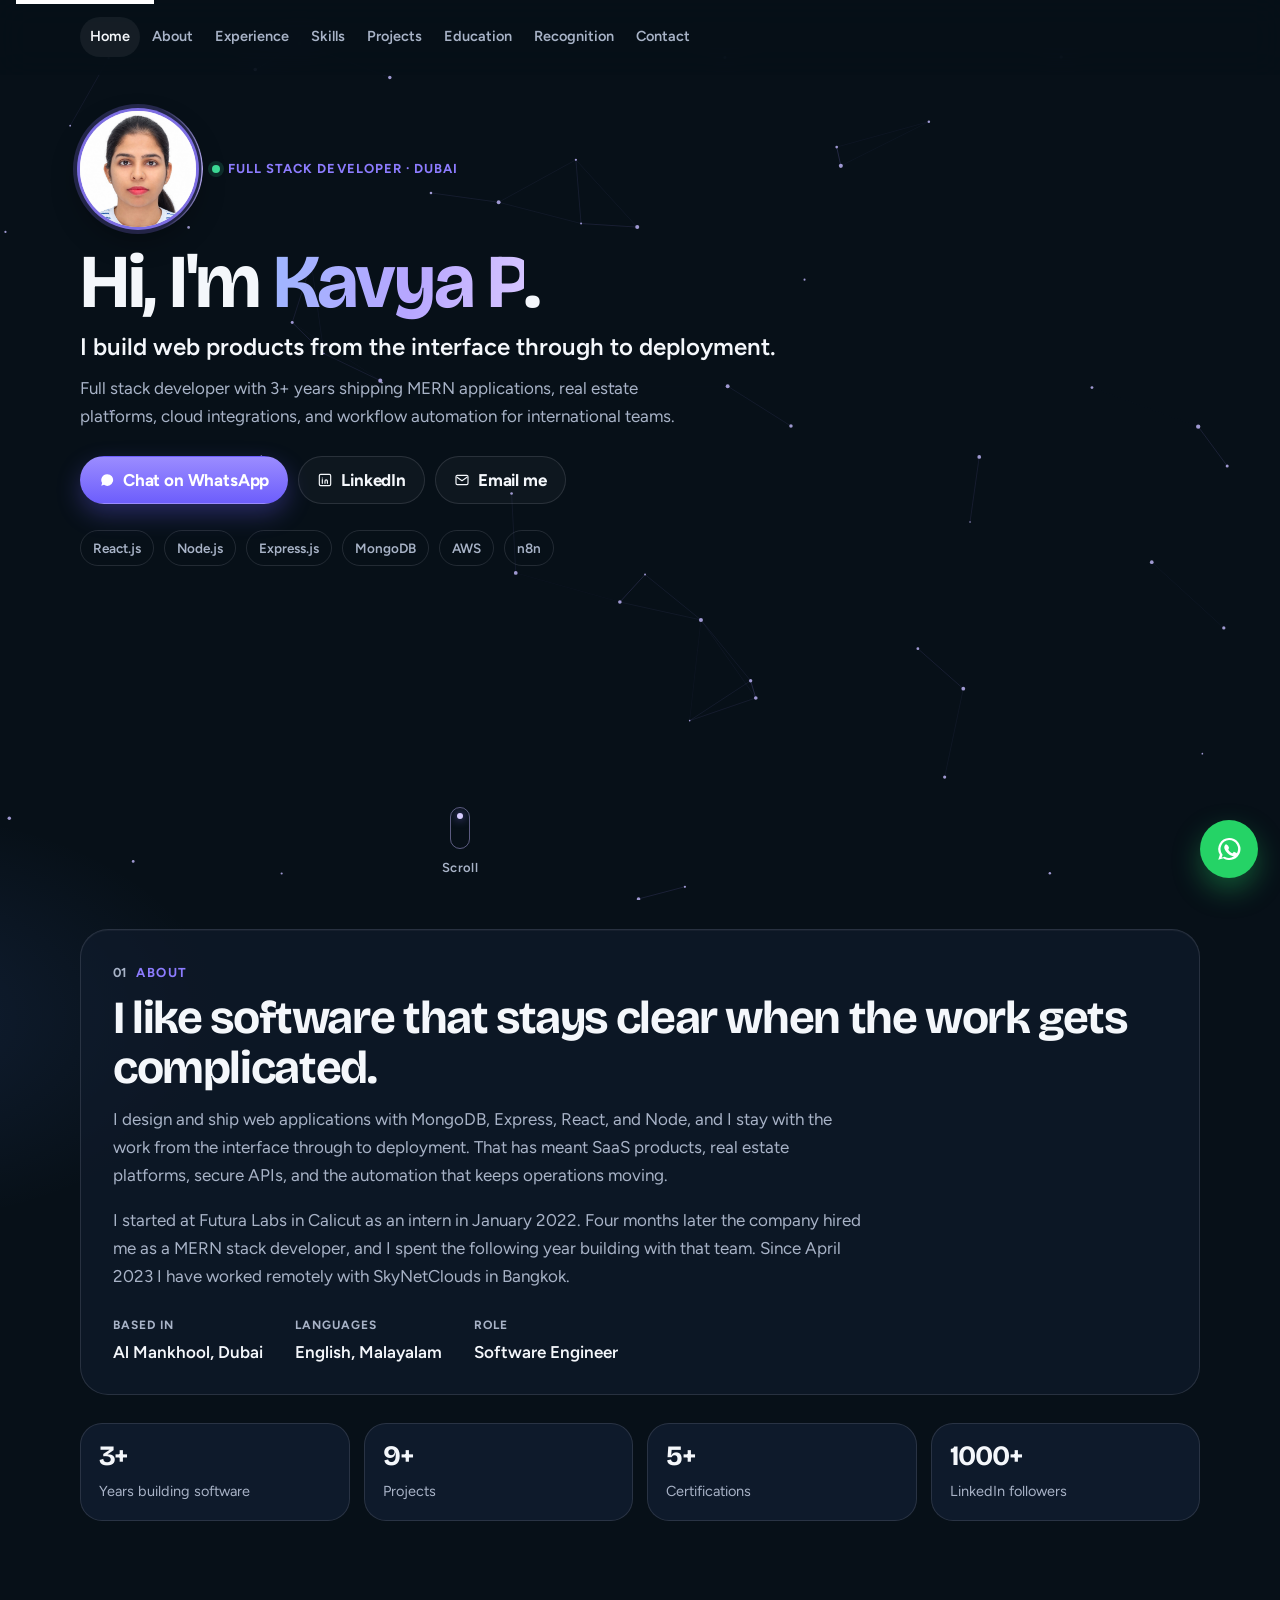
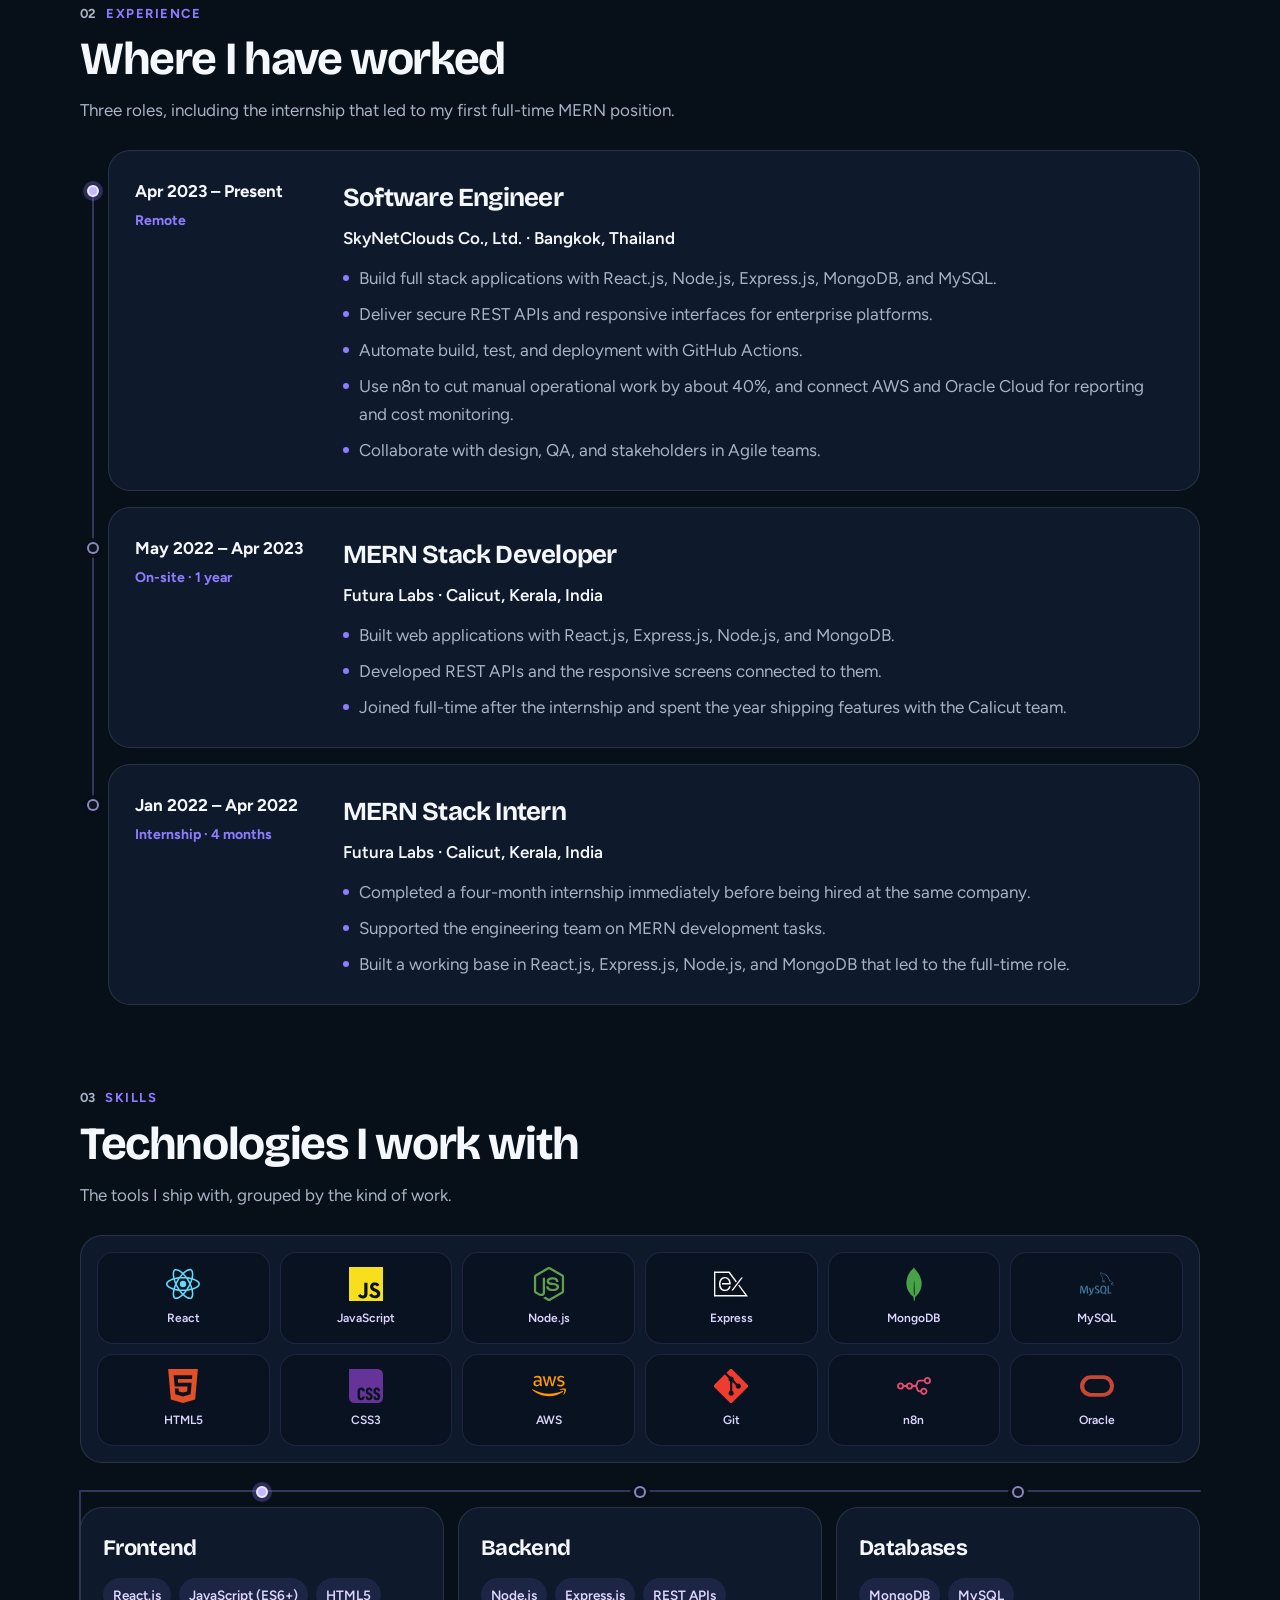
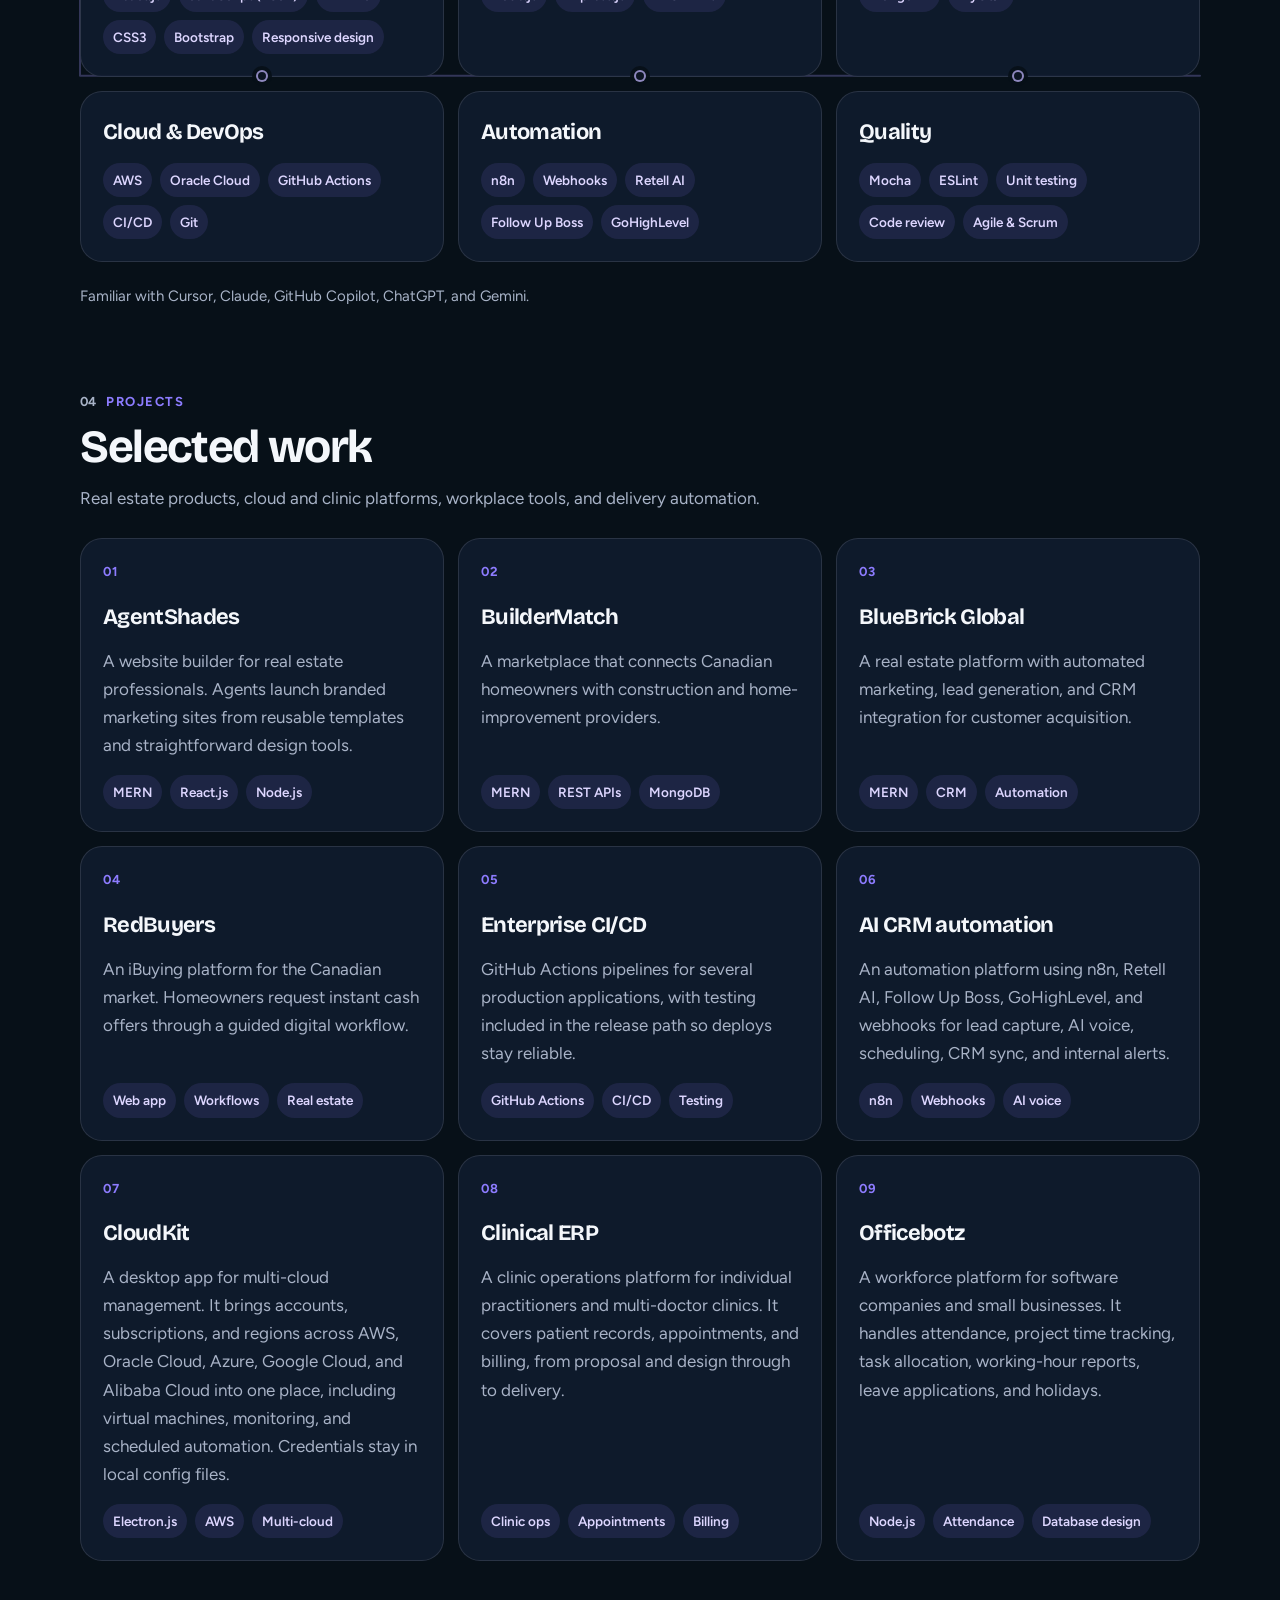
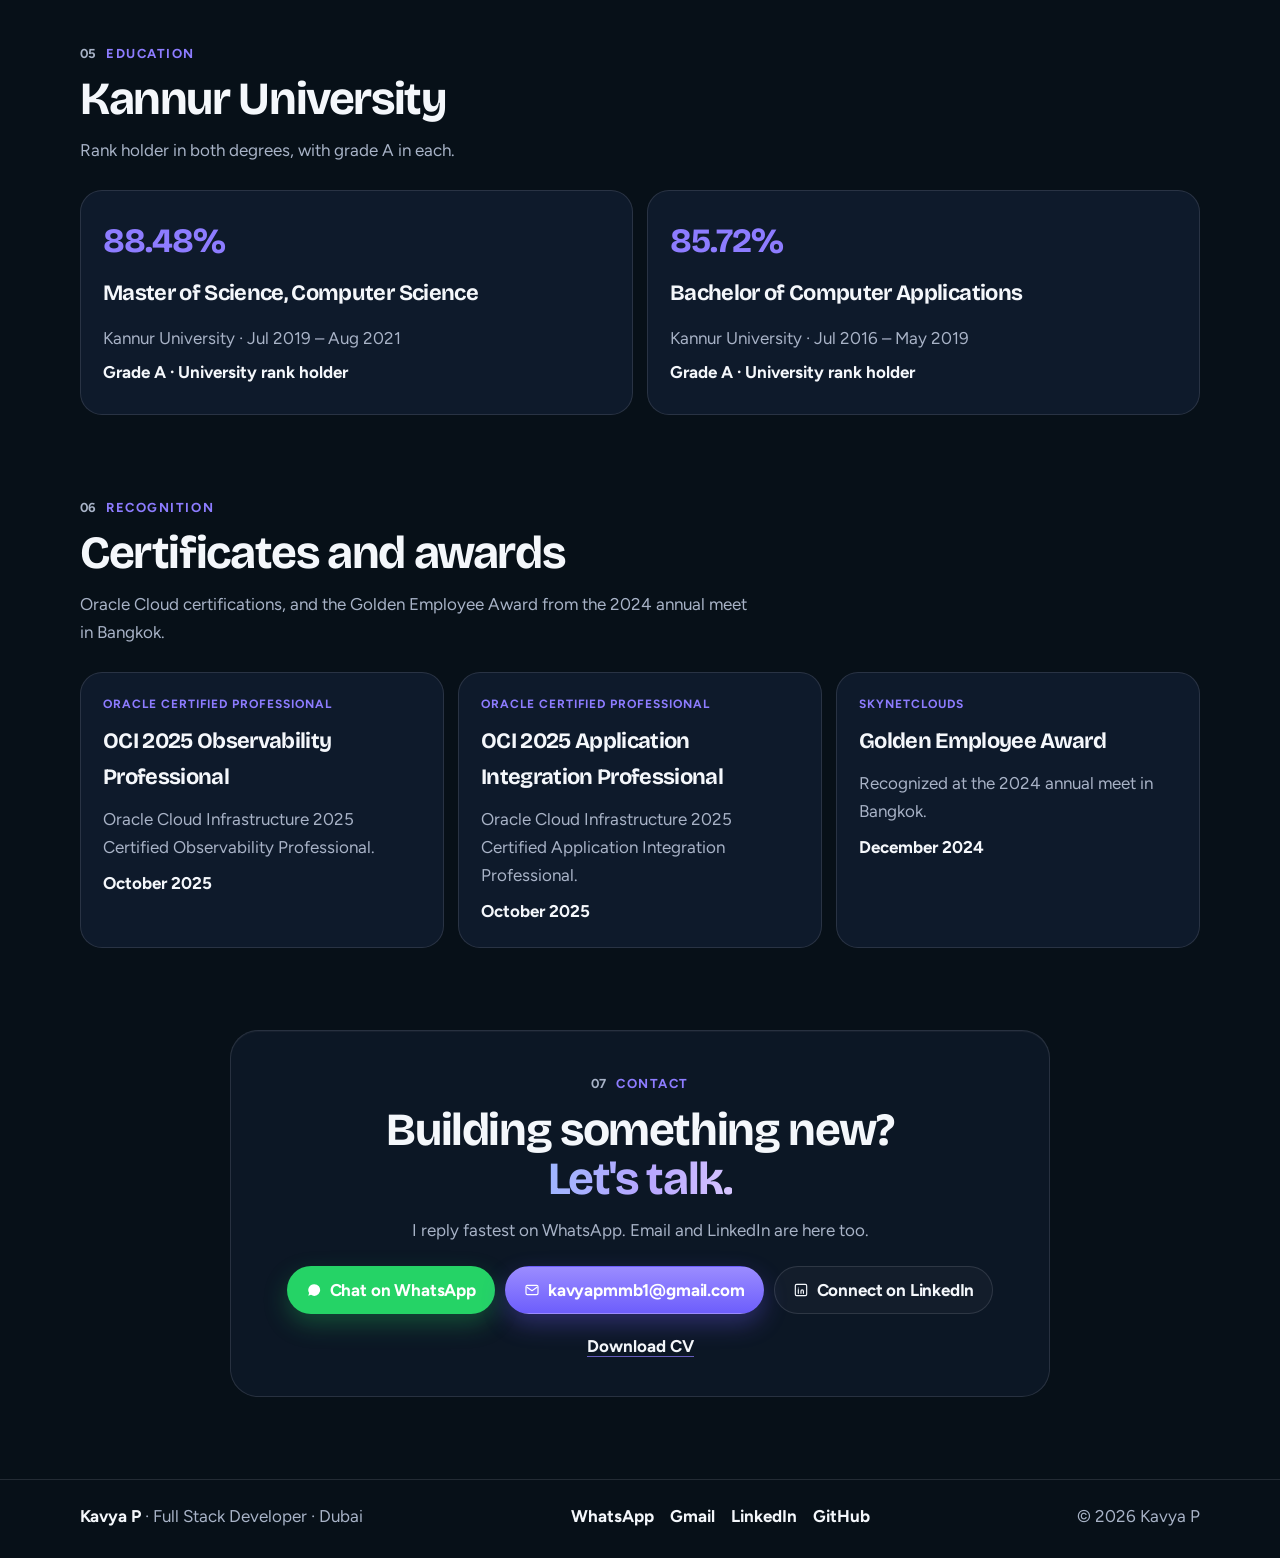
<file: index.html>
<!DOCTYPE html>
<html lang="en">
<head>
  <meta charset="UTF-8">
  <meta name="viewport" content="width=device-width, initial-scale=1">
  <title>Kavya P · Full Stack Developer in Dubai</title>
  <meta name="description" content="Portfolio of Kavya P, a full stack developer in Al Mankhool, Dubai. MERN applications, cloud integrations, CI/CD, and workflow automation.">
  <meta name="author" content="Kavya P">
  <meta name="robots" content="index, follow, max-image-preview:large">
  <meta name="theme-color" content="#071018">
  <link rel="canonical" href="https://kavyapmmb.github.io/">
  <meta property="og:type" content="website">
  <meta property="og:locale" content="en_US">
  <meta property="og:site_name" content="Kavya P">
  <meta property="og:url" content="https://kavyapmmb.github.io/">
  <meta property="og:title" content="Kavya P · Full Stack Developer in Dubai">
  <meta property="og:description" content="Portfolio of Kavya P, a full stack developer in Dubai. MERN applications, cloud integrations, CI/CD, and workflow automation.">
  <meta property="og:image" content="https://kavyapmmb.github.io/assets/og.jpg">
  <meta property="og:image:secure_url" content="https://kavyapmmb.github.io/assets/og.jpg">
  <meta property="og:image:type" content="image/jpeg">
  <meta property="og:image:alt" content="Kavya P, full stack developer in Dubai">
  <meta property="og:image:width" content="1200">
  <meta property="og:image:height" content="630">
  <meta name="twitter:card" content="summary_large_image">
  <meta name="twitter:title" content="Kavya P · Full Stack Developer in Dubai">
  <meta name="twitter:description" content="Portfolio of Kavya P, a full stack developer in Dubai. MERN applications, cloud integrations, CI/CD, and workflow automation.">
  <meta name="twitter:image" content="https://kavyapmmb.github.io/assets/og.jpg">
  <meta name="twitter:image:alt" content="Kavya P, full stack developer in Dubai">
  <link rel="icon" href="assets/favicon.svg" type="image/svg+xml">
  <link rel="preconnect" href="https://fonts.googleapis.com">
  <link rel="preconnect" href="https://fonts.gstatic.com" crossorigin>
  <link href="https://fonts.googleapis.com/css2?family=Bricolage+Grotesque:wght@500;700&family=Figtree:wght@400;500;600;700&display=swap" rel="stylesheet">
  <link rel="stylesheet" href="css/style.css">
  <script type="application/ld+json" id="profile-data">
  {
    "@context": "https://schema.org",
    "@type": "ProfilePage",
    "name": "Kavya P · Full Stack Developer in Dubai",
    "description": "Portfolio of Kavya P, a full stack software engineer in Al Mankhool, Dubai.",
    "mainEntity": {
      "@type": "Person",
      "name": "Kavya P",
      "jobTitle": "Full Stack Developer",
      "email": "kavyapmmb1@gmail.com",
      "url": "https://kavyapmmb.github.io/",
      "sameAs": [
        "https://www.linkedin.com/in/kavya-p-442091219",
        "https://github.com/KavyaPMMB"
      ],
      "address": {
        "@type": "PostalAddress",
        "streetAddress": "Al Mankhool",
        "addressLocality": "Dubai",
        "addressCountry": "AE"
      },
      "worksFor": {
        "@type": "Organization",
        "name": "SkyNetClouds Co., Ltd."
      },
      "alumniOf": {
        "@type": "CollegeOrUniversity",
        "name": "Kannur University"
      },
      "knowsAbout": [
        "React.js",
        "Node.js",
        "Express.js",
        "MongoDB",
        "MySQL",
        "AWS",
        "Oracle Cloud",
        "CI/CD",
        "n8n",
        "Cursor",
        "Claude",
        "GitHub Copilot",
        "ChatGPT",
        "Gemini"
      ],
      "hasCredential": [
        {
          "@type": "EducationalOccupationalCredential",
          "name": "Oracle Cloud Infrastructure 2025 Certified Observability Professional",
          "credentialCategory": "Professional certification",
          "recognizedBy": {
            "@type": "Organization",
            "name": "Oracle"
          },
          "dateCreated": "2025-10-13"
        },
        {
          "@type": "EducationalOccupationalCredential",
          "name": "Oracle Cloud Infrastructure 2025 Certified Application Integration Professional",
          "credentialCategory": "Professional certification",
          "recognizedBy": {
            "@type": "Organization",
            "name": "Oracle"
          },
          "dateCreated": "2025-10-23"
        }
      ],
      "award": "Golden Employee Award, SkyNetClouds annual meet, Bangkok, December 2024"
    }
  }
  </script>
  <script>
    (function () {
      var path = location.pathname.replace(/index\.html$/i, "");
      if (path.slice(-1) !== "/") path += "/";
      var site = location.origin + path;
      var image = site + "assets/og.jpg";
      var canonical = document.querySelector('link[rel="canonical"]');
      if (!canonical) {
        canonical = document.createElement("link");
        canonical.rel = "canonical";
        document.head.appendChild(canonical);
      }
      canonical.href = site;
      var pageUrl = document.querySelector('meta[property="og:url"]');
      if (!pageUrl) {
        pageUrl = document.createElement("meta");
        pageUrl.setAttribute("property", "og:url");
        document.head.appendChild(pageUrl);
      }
      pageUrl.content = site;
      document.querySelector('meta[property="og:image"]').content = image;
      document.querySelector('meta[property="og:image:secure_url"]').content = image;
      document.querySelector('meta[name="twitter:image"]').content = image;
      var data = document.getElementById("profile-data");
      if (!data) return;
      var profile = JSON.parse(data.textContent);
      profile.url = site;
      profile.mainEntity.url = site;
      data.textContent = JSON.stringify(profile);
    })();
  </script>
</head>
<body>
  <a class="skip" href="#about">Skip to content</a>
  <canvas id="particles" class="particle-field" aria-hidden="true"></canvas>

  <header class="site-header">
    <div class="wrap header-inner">
      <nav class="nav" aria-label="Primary">
        <div class="nav-links" id="nav-menu">
          <a href="#top">Home</a>
          <a href="#about">About</a>
          <a href="#experience">Experience</a>
          <a href="#skills">Skills</a>
          <a href="#projects">Projects</a>
          <a href="#education">Education</a>
          <a href="#recognition">Recognition</a>
          <a href="#contact">Contact</a>
        </div>
      </nav>
    </div>
  </header>

  <main id="top">
    <section class="hero wrap">
      <div class="hero-copy">
        <div class="identity">
          <div class="avatar-wrap">
            <span class="portrait-ring" aria-hidden="true"></span>
            <img class="avatar" src="assets/kavya.jpg" alt="Kavya P, full stack developer based in Dubai" width="116" height="116">
          </div>
          <p class="eyebrow"><span class="dot" aria-hidden="true"></span> Full stack developer · Dubai</p>
        </div>
        <h1>Hi, I'm <span class="accent">Kavya P</span>.</h1>
        <p class="lede">I build web products from the interface through to deployment.</p>
        <p class="deck">Full stack developer with 3+ years shipping MERN applications, real estate platforms, cloud integrations, and workflow automation for international teams.</p>
        <div class="cta-row">
          <a class="btn btn-primary" href="https://wa.me/918606932231?text=Hi%20Kavya%2C%20I%20visited%20your%20portfolio%20and%20would%20like%20to%20get%20in%20touch." target="_blank" rel="noopener noreferrer">
            <svg viewBox="0 0 24 24" aria-hidden="true"><path fill="currentColor" d="M12 3.2A8.8 8.8 0 0 0 4.7 16.6L3.4 20.6l4.1-1.3A8.8 8.8 0 1 0 12 3.2zm-2.2 4.9c-.2 0-.5.1-.7.4-.3.3-.9.9-.9 2.1s.9 2.4 1 2.6c.2.2 1.8 2.8 4.4 3.8 2.1.8 2.6.7 3 .6.5-.1 1.4-.6 1.6-1.2.2-.6.2-1.1.1-1.2-.1-.1-.3-.2-.6-.3l-1.5-.7c-.2-.1-.4 0-.6.2l-.6.7c-.1.2-.3.2-.5.1-1-.4-1.8-1.1-2.4-1.8-.4-.5-.8-1.1-.6-1.5l.5-.6c.1-.2.1-.3 0-.5l-.7-1.6c-.2-.4-.4-.4-.6-.4z"/></svg>
            Chat on WhatsApp
          </a>
          <a class="btn btn-ghost" href="https://www.linkedin.com/in/kavya-p-442091219" target="_blank" rel="noopener noreferrer">
            <svg viewBox="0 0 24 24" aria-hidden="true"><rect x="3.5" y="3.5" width="17" height="17" rx="2" fill="none" stroke="currentColor" stroke-width="1.75"/><circle cx="8" cy="9" r="0.9" fill="currentColor"/><path d="M8 11.5V17M12 17v-3.4a1.8 1.8 0 0 1 3.6 0V17" fill="none" stroke="currentColor" stroke-width="1.75" stroke-linecap="round"/></svg>
            LinkedIn
          </a>
          <a class="btn btn-ghost" data-email href="mailto:kavyapmmb1@gmail.com?subject=Hello%20from%20your%20portfolio&amp;body=Hi%20Kavya%2C%0A%0AI%20visited%20your%20portfolio%20and%20would%20like%20to%20get%20in%20touch.">
            <svg viewBox="0 0 24 24" aria-hidden="true"><rect x="3" y="5" width="18" height="14" rx="2" fill="none" stroke="currentColor" stroke-width="1.75"/><path d="M4 7.5 12 13l8-5.5" fill="none" stroke="currentColor" stroke-width="1.75" stroke-linejoin="round"/></svg>
            Email me
          </a>
        </div>
        <ul class="tech-row" aria-label="Core technologies">
          <li>React.js</li>
          <li>Node.js</li>
          <li>Express.js</li>
          <li>MongoDB</li>
          <li>AWS</li>
          <li>n8n</li>
        </ul>
        <a class="scroll-cue" href="#about">
          <span class="scroll-motion" aria-hidden="true">
            <span class="scroll-track"><span></span></span>
          </span>
          <span class="scroll-label">Scroll</span>
        </a>
      </div>
    </section>

    <section class="band" id="about">
      <div class="wrap">
        <article class="about-story">
          <p class="section-label"><span>01</span> About</p>
          <h2>I like software that stays clear when the work gets complicated.</h2>
          <div class="about-copy">
            <p>I design and ship web applications with MongoDB, Express, React, and Node, and I stay with the work from the interface through to deployment. That has meant SaaS products, real estate platforms, secure APIs, and the automation that keeps operations moving.</p>
            <p>I started at Futura Labs in Calicut as an intern in January 2022. Four months later the company hired me as a MERN stack developer, and I spent the following year building with that team. Since April 2023 I have worked remotely with SkyNetClouds in Bangkok.</p>
          </div>
          <ul class="about-meta">
            <li><span>Based in</span> Al Mankhool, Dubai</li>
            <li><span>Languages</span> English, Malayalam</li>
              <li><span>Role</span> Software Engineer</li>
          </ul>
        </article>
        <div class="stats" aria-label="Highlights">
          <article>
            <strong>3+</strong>
            <span>Years building software</span>
          </article>
          <article>
            <strong>9+</strong>
            <span>Projects</span>
          </article>
          <article>
            <strong>5+</strong>
            <span>Certifications</span>
          </article>
          <a class="stat-link" href="https://www.linkedin.com/in/kavya-p-442091219" target="_blank" rel="noopener noreferrer">
            <strong>1000+</strong>
            <span>LinkedIn followers</span>
          </a>
        </div>
      </div>
    </section>

    <section class="wrap section" id="experience">
      <div class="section-head">
        <p class="section-label"><span>02</span> Experience</p>
        <h2>Where I have worked</h2>
        <p>Three roles, including the internship that led to my first full-time MERN position.</p>
      </div>

      <div class="timeline">
        <svg class="timeline-svg" aria-hidden="true"></svg>
        <ol class="jobs">
        <li class="job">
          <span class="job-node" aria-hidden="true"></span>
          <div class="job-meta">
            <p class="job-date">Apr 2023 – Present</p>
            <p class="job-mode">Remote</p>
          </div>
          <div>
            <h3>Software Engineer</h3>
            <p class="org">SkyNetClouds Co., Ltd. · Bangkok, Thailand</p>
            <ul>
              <li>Build full stack applications with React.js, Node.js, Express.js, MongoDB, and MySQL.</li>
              <li>Deliver secure REST APIs and responsive interfaces for enterprise platforms.</li>
              <li>Automate build, test, and deployment with GitHub Actions.</li>
              <li>Use n8n to cut manual operational work by about 40%, and connect AWS and Oracle Cloud for reporting and cost monitoring.</li>
              <li>Collaborate with design, QA, and stakeholders in Agile teams.</li>
            </ul>
          </div>
        </li>
        <li class="job">
          <span class="job-node" aria-hidden="true"></span>
          <div class="job-meta">
            <p class="job-date">May 2022 – Apr 2023</p>
            <p class="job-mode">On-site · 1 year</p>
          </div>
          <div>
            <h3>MERN Stack Developer</h3>
            <p class="org">Futura Labs · Calicut, Kerala, India</p>
            <ul>
              <li>Built web applications with React.js, Express.js, Node.js, and MongoDB.</li>
              <li>Developed REST APIs and the responsive screens connected to them.</li>
              <li>Joined full-time after the internship and spent the year shipping features with the Calicut team.</li>
            </ul>
          </div>
        </li>
        <li class="job">
          <span class="job-node" aria-hidden="true"></span>
          <div class="job-meta">
            <p class="job-date">Jan 2022 – Apr 2022</p>
            <p class="job-mode">Internship · 4 months</p>
          </div>
          <div>
            <h3>MERN Stack Intern</h3>
            <p class="org">Futura Labs · Calicut, Kerala, India</p>
            <ul>
              <li>Completed a four-month internship immediately before being hired at the same company.</li>
              <li>Supported the engineering team on MERN development tasks.</li>
              <li>Built a working base in React.js, Express.js, Node.js, and MongoDB that led to the full-time role.</li>
            </ul>
          </div>
        </li>
        </ol>
      </div>
    </section>

    <section class="wrap section" id="skills">
      <div class="section-head">
        <p class="section-label"><span>03</span> Skills</p>
        <h2>Technologies I work with</h2>
        <p>The tools I ship with, grouped by the kind of work.</p>
      </div>
      <ul class="tech-tiles" aria-label="Technology symbols">
          <li>
            <svg viewBox="0 0 24 24" aria-hidden="true"><path fill="#61DAFB" d="M14.23 12.004a2.236 2.236 0 0 1-2.235 2.236 2.236 2.236 0 0 1-2.236-2.236 2.236 2.236 0 0 1 2.235-2.236 2.236 2.236 0 0 1 2.236 2.236zm2.648-10.69c-1.346 0-3.107.96-4.888 2.622-1.78-1.653-3.542-2.602-4.887-2.602-.41 0-.783.093-1.106.278-1.375.793-1.683 3.264-.973 6.365C1.98 8.917 0 10.42 0 12.004c0 1.59 1.99 3.097 5.043 4.03-.704 3.113-.39 5.588.988 6.38.32.187.69.275 1.102.275 1.345 0 3.107-.96 4.888-2.624 1.78 1.654 3.542 2.603 4.887 2.603.41 0 .783-.09 1.106-.275 1.374-.792 1.683-3.263.973-6.365C22.02 15.096 24 13.59 24 12.004c0-1.59-1.99-3.097-5.043-4.032.704-3.11.39-5.587-.988-6.38-.318-.184-.688-.277-1.092-.278zm-.005 1.09v.006c.225 0 .406.044.558.127.666.382.955 1.835.73 3.704-.054.46-.142.945-.25 1.44-.96-.236-2.006-.417-3.107-.534-.66-.905-1.345-1.727-2.035-2.447 1.592-1.48 3.087-2.292 4.105-2.295zm-9.77.02c1.012 0 2.514.808 4.11 2.28-.686.72-1.37 1.537-2.02 2.442-1.107.117-2.154.298-3.113.538-.112-.49-.195-.964-.254-1.42-.23-1.868.054-3.32.714-3.707.19-.09.4-.127.563-.132zm4.882 3.05c.455.468.91.992 1.36 1.564-.44-.02-.89-.034-1.345-.034-.46 0-.915.01-1.36.034.44-.572.895-1.096 1.345-1.565zM12 8.1c.74 0 1.477.034 2.202.093.406.582.802 1.203 1.183 1.86.372.64.71 1.29 1.018 1.946-.308.655-.646 1.31-1.013 1.95-.38.66-.773 1.288-1.18 1.87-.728.063-1.466.098-2.21.098-.74 0-1.477-.035-2.202-.093-.406-.582-.802-1.204-1.183-1.86-.372-.64-.71-1.29-1.018-1.946.303-.657.646-1.313 1.013-1.954.38-.66.773-1.286 1.18-1.868.728-.064 1.466-.098 2.21-.098zm-3.635.254c-.24.377-.48.763-.704 1.16-.225.39-.435.782-.635 1.174-.265-.656-.49-1.31-.676-1.947.64-.15 1.315-.283 2.015-.386zm7.26 0c.695.103 1.365.23 2.006.387-.18.632-.405 1.282-.66 1.933-.2-.39-.41-.783-.64-1.174-.225-.392-.465-.774-.705-1.146zm3.063.675c.484.15.944.317 1.375.498 1.732.74 2.852 1.708 2.852 2.476-.005.768-1.125 1.74-2.857 2.475-.42.18-.88.342-1.355.493-.28-.958-.646-1.956-1.1-2.98.45-1.017.81-2.01 1.085-2.964zm-13.395.004c.278.96.645 1.957 1.1 2.98-.45 1.017-.812 2.01-1.086 2.964-.484-.15-.944-.318-1.37-.5-1.732-.737-2.852-1.706-2.852-2.474 0-.768 1.12-1.742 2.852-2.476.42-.18.88-.342 1.356-.494zm11.678 4.28c.265.657.49 1.312.676 1.948-.64.157-1.316.29-2.016.39.24-.375.48-.762.705-1.158.225-.39.435-.788.636-1.18zm-9.945.02c.2.392.41.783.64 1.175.23.39.465.772.705 1.143-.695-.102-1.365-.23-2.006-.386.18-.63.406-1.282.66-1.933zM17.92 16.32c.112.493.2.968.254 1.423.23 1.868-.054 3.32-.714 3.708-.147.09-.338.128-.563.128-1.012 0-2.514-.807-4.11-2.28.686-.72 1.37-1.536 2.02-2.44 1.107-.118 2.154-.3 3.113-.54zm-11.83.01c.96.234 2.006.415 3.107.532.66.905 1.345 1.727 2.035 2.446-1.595 1.483-3.092 2.295-4.11 2.295-.22-.005-.406-.05-.553-.132-.666-.38-.955-1.834-.73-3.703.054-.46.142-.944.25-1.438zm4.56.64c.44.02.89.034 1.345.034.46 0 .915-.01 1.36-.034-.44.572-.895 1.095-1.345 1.565-.455-.47-.91-.993-1.36-1.565z"/></svg>
            <span>React</span>
          </li>
          <li>
            <svg viewBox="0 0 24 24" aria-hidden="true"><path fill="#F7DF1E" d="M0 0h24v24H0V0zm22.034 18.276c-.175-1.095-.888-2.015-3.003-2.873-.736-.345-1.554-.585-1.797-1.14-.091-.33-.105-.51-.046-.705.15-.646.915-.84 1.515-.66.39.12.75.42.976.9 1.034-.676 1.034-.676 1.755-1.125-.27-.42-.404-.601-.586-.78-.63-.705-1.469-1.065-2.834-1.034l-.705.089c-.676.165-1.32.525-1.71 1.005-1.14 1.291-.811 3.541.569 4.471 1.365 1.02 3.361 1.244 3.616 2.205.24 1.17-.87 1.545-1.966 1.41-.811-.18-1.26-.586-1.755-1.336l-1.83 1.051c.21.48.45.689.81 1.109 1.74 1.756 6.09 1.666 6.871-1.004.029-.09.24-.705.074-1.65l.046.067zm-8.983-7.245h-2.248c0 1.938-.009 3.864-.009 5.805 0 1.232.063 2.363-.138 2.711-.33.689-1.18.601-1.566.48-.396-.196-.597-.466-.83-.855-.063-.105-.11-.196-.127-.196l-1.825 1.125c.305.63.75 1.172 1.324 1.517.855.51 2.004.675 3.207.405.783-.226 1.458-.691 1.811-1.411.51-.93.402-2.07.397-3.346.012-2.054 0-4.109 0-6.179l.004-.056z"/></svg>
            <span>JavaScript</span>
          </li>
          <li>
            <svg viewBox="0 0 24 24" aria-hidden="true"><path fill="#5FA04E" d="M11.998,24c-0.321,0-0.641-0.084-0.922-0.247l-2.936-1.737c-0.438-0.245-0.224-0.332-0.08-0.383 c0.585-0.203,0.703-0.25,1.328-0.604c0.065-0.037,0.151-0.023,0.218,0.017l2.256,1.339c0.082,0.045,0.197,0.045,0.272,0l8.795-5.076 c0.082-0.047,0.134-0.141,0.134-0.238V6.921c0-0.099-0.053-0.192-0.137-0.242l-8.791-5.072c-0.081-0.047-0.189-0.047-0.271,0 L3.075,6.68C2.99,6.729,2.936,6.825,2.936,6.921v10.15c0,0.097,0.054,0.189,0.139,0.235l2.409,1.392 c1.307,0.654,2.108-0.116,2.108-0.89V7.787c0-0.142,0.114-0.253,0.256-0.253h1.115c0.139,0,0.255,0.112,0.255,0.253v10.021 c0,1.745-0.95,2.745-2.604,2.745c-0.508,0-0.909,0-2.026-0.551L2.28,18.675c-0.57-0.329-0.922-0.945-0.922-1.604V6.921 c0-0.659,0.353-1.275,0.922-1.603l8.795-5.082c0.557-0.315,1.296-0.315,1.848,0l8.794,5.082c0.57,0.329,0.924,0.944,0.924,1.603 v10.15c0,0.659-0.354,1.273-0.924,1.604l-8.794,5.078C12.643,23.916,12.324,24,11.998,24z M19.099,13.993 c0-1.9-1.284-2.406-3.987-2.763c-2.731-0.361-3.009-0.548-3.009-1.187c0-0.528,0.235-1.233,2.258-1.233 c1.807,0,2.473,0.389,2.747,1.607c0.024,0.115,0.129,0.199,0.247,0.199h1.141c0.071,0,0.138-0.031,0.186-0.081 c0.048-0.054,0.074-0.123,0.067-0.196c-0.177-2.098-1.571-3.076-4.388-3.076c-2.508,0-4.004,1.058-4.004,2.833 c0,1.925,1.488,2.457,3.895,2.695c2.88,0.282,3.103,0.703,3.103,1.269c0,0.983-0.789,1.402-2.642,1.402 c-2.327,0-2.839-0.584-3.011-1.742c-0.02-0.124-0.126-0.215-0.253-0.215h-1.137c-0.141,0-0.254,0.112-0.254,0.253 c0,1.482,0.806,3.248,4.655,3.248C17.501,17.007,19.099,15.91,19.099,13.993z"/></svg>
            <span>Node.js</span>
          </li>
          <li>
            <svg viewBox="0 0 24 24" aria-hidden="true"><path fill="#FFFFFF" d="M12.262 16.666h1.146l6.975-9.325H19.22zm9.778 1.441v.004l-4.334-5.706-.557.74 4.873 6.682H.945V4.173h9.505l5.026 6.7.574-.772-4.374-5.928h.003l-.719-.945H0v17.544h24zM10.917 8.705a3.8 3.8 0 0 0-1.292-1.183q-.796-.45-1.916-.45c-.746 0-1.37.14-1.906.424a3.76 3.76 0 0 0-1.31 1.12 4.9 4.9 0 0 0-.75 1.581 7.17 7.17 0 0 0 0 3.696c.148.567.402 1.101.75 1.573a3.5 3.5 0 0 0 1.31 1.066q.803.39 1.906.389 1.77 0 2.739-.868.966-.867 1.328-2.457h-1.139q-.271 1.084-.977 1.734-.704.651-1.952.65-.812 0-1.392-.342a3.1 3.1 0 0 1-.957-.869 3.5 3.5 0 0 1-.551-1.182 5 5 0 0 1-.17-1.133 9 9 0 0 0-.015-.286 4.5 4.5 0 0 1 .015-.829c.047-.418.147-.83.296-1.223A3.7 3.7 0 0 1 5.54 9.05a2.9 2.9 0 0 1 .922-.742q.541-.28 1.246-.28c.47 0 .869.093 1.23.28q.541.281.922.742.379.461.587 1.057t.225 1.246H5.625l.004.957h6.182a7.3 7.3 0 0 0-.18-1.924 4.9 4.9 0 0 0-.715-1.68z"/></svg>
            <span>Express</span>
          </li>
          <li>
            <svg viewBox="0 0 24 24" aria-hidden="true"><path fill="#47A248" d="M17.193 9.555c-1.264-5.58-4.252-7.414-4.573-8.115-.28-.394-.53-.954-.735-1.44-.036.495-.055.685-.523 1.184-.723.566-4.438 3.682-4.74 10.02-.282 5.912 4.27 9.435 4.888 9.884l.07.05A73.49 73.49 0 0 1 11.91 24h.481c.114-1.032.284-2.056.51-3.07.417-.296.604-.463.85-.693a11.342 11.342 0 0 0 3.639-8.464c.01-.814-.103-1.662-.197-2.218zm-5.336 8.195s0-8.291.275-8.29c.213 0 .49 10.695.49 10.695-.381-.045-.765-1.76-.765-2.405z"/></svg>
            <span>MongoDB</span>
          </li>
          <li>
            <svg viewBox="0 0 24 24" aria-hidden="true"><path fill="#4479A1" d="M16.405 5.501c-.115 0-.193.014-.274.033v.013h.014c.054.104.146.18.214.273.054.107.1.214.154.32l.014-.015c.094-.066.14-.172.14-.333-.04-.047-.046-.094-.08-.14-.04-.067-.126-.1-.18-.153zM5.77 18.695h-.927a50.854 50.854 0 0 0-.27-4.41h-.008l-1.41 4.41H2.45l-1.4-4.41h-.01a72.892 72.892 0 0 0-.195 4.41H0c.055-1.966.192-3.81.41-5.53h1.15l1.335 4.064h.008l1.347-4.064h1.095c.242 2.015.384 3.86.428 5.53zm4.017-4.08c-.378 2.045-.876 3.533-1.492 4.46-.482.716-1.01 1.073-1.583 1.073-.153 0-.34-.046-.566-.138v-.494c.11.017.24.026.386.026.268 0 .483-.075.647-.222.197-.18.295-.382.295-.605 0-.155-.077-.47-.23-.944L6.23 14.615h.91l.727 2.36c.164.536.233.91.205 1.123.4-1.064.678-2.227.835-3.483zm12.325 4.08h-2.63v-5.53h.885v4.85h1.745zm-3.32.135-1.016-.5c.09-.076.177-.158.255-.25.433-.506.648-1.258.648-2.253 0-1.83-.718-2.746-2.155-2.746-.704 0-1.254.232-1.65.697-.43.508-.646 1.256-.646 2.245 0 .972.19 1.686.574 2.14.35.41.877.615 1.583.615.264 0 .506-.033.725-.098l1.325.772.36-.622zM15.5 17.588c-.225-.36-.337-.94-.337-1.736 0-1.393.424-2.09 1.27-2.09.443 0 .77.167.977.5.224.362.336.936.336 1.723 0 1.404-.424 2.108-1.27 2.108-.445 0-.77-.167-.978-.5zm-1.658-.425c0 .47-.172.856-.516 1.156-.344.3-.803.45-1.384.45-.543 0-1.064-.172-1.573-.515l.237-.476c.438.22.833.328 1.19.328.332 0 .593-.073.783-.22a.754.754 0 0 0 .3-.615c0-.33-.23-.61-.648-.845-.388-.213-1.163-.657-1.163-.657-.422-.307-.632-.636-.632-1.177 0-.45.157-.81.47-1.085.315-.278.72-.415 1.22-.415.512 0 .98.136 1.4.41l-.213.476a2.726 2.726 0 0 0-1.064-.23c-.283 0-.502.068-.654.206a.685.685 0 0 0-.248.524c0 .328.234.61.666.85.393.215 1.187.67 1.187.67.433.305.648.63.648 1.168zm9.382-5.852c-.535-.014-.95.04-1.297.188-.1.04-.26.04-.274.167.055.053.063.14.11.214.08.134.218.313.346.407.14.11.28.216.427.31.26.16.555.255.81.416.145.094.293.213.44.313.073.05.12.14.214.172v-.02c-.046-.06-.06-.147-.105-.214-.067-.067-.134-.127-.2-.193a3.223 3.223 0 0 0-.695-.675c-.214-.146-.682-.35-.77-.595l-.013-.014c.146-.013.32-.066.46-.106.227-.06.435-.047.67-.106.106-.027.213-.06.32-.094v-.06c-.12-.12-.21-.283-.334-.395a8.867 8.867 0 0 0-1.104-.823c-.21-.134-.476-.22-.697-.334-.08-.04-.214-.06-.26-.127-.12-.146-.19-.34-.275-.514a17.69 17.69 0 0 1-.547-1.163c-.12-.262-.193-.523-.34-.763-.69-1.137-1.437-1.826-2.586-2.5-.247-.14-.543-.2-.856-.274-.167-.008-.334-.02-.5-.027-.11-.047-.216-.174-.31-.235-.38-.24-1.364-.76-1.644-.072-.18.434.267.862.422 1.082.115.153.26.328.34.5.047.116.06.235.107.356.106.294.207.622.347.897.073.14.153.287.247.413.054.073.146.107.167.227-.094.136-.1.334-.154.5-.24.757-.146 1.693.194 2.25.107.166.362.534.703.393.3-.12.234-.5.32-.835.02-.08.007-.133.048-.187v.015c.094.188.188.367.274.555.206.328.566.668.867.895.16.12.287.328.487.402v-.02h-.015c-.043-.058-.1-.086-.154-.133a3.445 3.445 0 0 1-.35-.4 8.76 8.76 0 0 1-.747-1.218c-.11-.21-.202-.436-.29-.643-.04-.08-.04-.2-.107-.24-.1.146-.247.273-.32.453-.127.288-.14.642-.188 1.01-.027.007-.014 0-.027.014-.214-.052-.287-.274-.367-.46-.2-.475-.233-1.238-.06-1.785.047-.14.247-.582.167-.716-.042-.127-.174-.2-.247-.303a2.478 2.478 0 0 1-.24-.427c-.16-.374-.24-.788-.414-1.162-.08-.173-.22-.354-.334-.513-.127-.18-.267-.307-.368-.52-.033-.073-.08-.194-.027-.274.014-.054.042-.075.094-.09.088-.072.335.022.422.062.247.1.455.194.662.334.094.066.195.193.315.226h.14c.214.047.455.014.655.073.355.114.675.28.962.46a5.953 5.953 0 0 1 2.085 2.286c.08.154.115.295.188.455.14.33.313.663.455.982.14.315.275.636.476.897.1.14.502.213.682.286.133.06.34.115.46.188.23.14.454.3.67.454.11.076.443.243.463.378z"/></svg>
            <span>MySQL</span>
          </li>
          <li>
            <svg viewBox="0 0 24 24" aria-hidden="true"><path fill="#E34F26" d="M1.5 0h21l-1.91 21.563L11.977 24l-8.564-2.438L1.5 0zm7.031 9.75-.232-2.718 10.059.003.23-2.622L5.412 4.41l.698 8.01h9.126l-.326 3.426-2.91.804-2.955-.81-.188-2.11H6.248l.33 4.171L12 19.351l5.379-1.443.744-8.157H8.531z"/></svg>
            <span>HTML5</span>
          </li>
          <li>
            <svg viewBox="0 0 24 24" aria-hidden="true"><path fill="#663399" d="M0 0v20.16A3.84 3.84 0 0 0 3.84 24h16.32A3.84 3.84 0 0 0 24 20.16V3.84A3.84 3.84 0 0 0 20.16 0Zm14.256 13.08c1.56 0 2.28 1.08 2.304 2.64h-1.608c.024-.288-.048-.6-.144-.84-.096-.192-.288-.264-.552-.264-.456 0-.696.264-.696.84-.024.576.288.888.768 1.08.72.288 1.608.744 1.92 1.296q.432.648.432 1.656c0 1.608-.912 2.592-2.496 2.592-1.656 0-2.4-1.032-2.424-2.688h1.68c0 .792.264 1.176.792 1.176.264 0 .456-.072.552-.24.192-.312.24-1.176-.048-1.512-.312-.408-.912-.6-1.32-.816q-.828-.396-1.224-.936c-.24-.36-.36-.888-.36-1.536 0-1.44.936-2.472 2.424-2.448m5.4 0c1.584 0 2.304 1.08 2.328 2.64h-1.608c0-.288-.048-.6-.168-.84-.096-.192-.264-.264-.528-.264-.48 0-.72.264-.72.84s.288.888.792 1.08c.696.288 1.608.744 1.92 1.296.264.432.408.984.408 1.656.024 1.608-.888 2.592-2.472 2.592-1.68 0-2.424-1.056-2.448-2.688h1.68c0 .744.264 1.176.792 1.176.264 0 .456-.072.552-.24.216-.312.264-1.176-.048-1.512-.288-.408-.888-.6-1.32-.816-.552-.264-.96-.576-1.2-.936s-.36-.888-.36-1.536c-.024-1.44.912-2.472 2.4-2.448m-11.031.018c.711-.006 1.419.198 1.839.63.432.432.672 1.128.648 1.992H9.336c.024-.456-.096-.792-.432-.96-.312-.144-.768-.048-.888.24-.12.264-.192.576-.168.864v3.504c0 .744.264 1.128.768 1.128a.65.65 0 0 0 .552-.264c.168-.24.192-.552.168-.84h1.776c.096 1.632-.984 2.712-2.568 2.688-1.536 0-2.496-.864-2.472-2.472v-4.032c0-.816.24-1.44.696-1.848.432-.408 1.146-.624 1.857-.63"/></svg>
            <span>CSS3</span>
          </li>
          <li>
            <svg viewBox="0 0 24 24" aria-hidden="true"><path fill="#FF9900" d="M6.763 10.036c0 .296.032.535.088.71.064.176.144.368.256.576.04.063.056.127.056.183 0 .08-.048.16-.152.24l-.503.335a.383.383 0 0 1-.208.072c-.08 0-.16-.04-.239-.112a2.47 2.47 0 0 1-.287-.375 6.18 6.18 0 0 1-.248-.471c-.622.734-1.405 1.101-2.347 1.101-.67 0-1.205-.191-1.596-.574-.391-.384-.59-.894-.59-1.533 0-.678.239-1.23.726-1.644.487-.415 1.133-.623 1.955-.623.272 0 .551.024.846.064.296.04.6.104.918.176v-.583c0-.607-.127-1.03-.375-1.277-.255-.248-.686-.367-1.3-.367-.28 0-.568.031-.863.103-.295.072-.583.16-.862.272a2.287 2.287 0 0 1-.28.104.488.488 0 0 1-.127.023c-.112 0-.168-.08-.168-.247v-.391c0-.128.016-.224.056-.28a.597.597 0 0 1 .224-.167c.279-.144.614-.264 1.005-.36a4.84 4.84 0 0 1 1.246-.151c.95 0 1.644.216 2.091.647.439.43.662 1.085.662 1.963v2.586zm-3.24 1.214c.263 0 .534-.048.822-.144.287-.096.543-.271.758-.51.128-.152.224-.32.272-.512.047-.191.08-.423.08-.694v-.335a6.66 6.66 0 0 0-.735-.136 6.02 6.02 0 0 0-.75-.048c-.535 0-.926.104-1.19.32-.263.215-.39.518-.39.917 0 .375.095.655.295.846.191.2.47.296.838.296zm6.41.862c-.144 0-.24-.024-.304-.08-.064-.048-.12-.16-.168-.311L7.586 5.55a1.398 1.398 0 0 1-.072-.32c0-.128.064-.2.191-.2h.783c.151 0 .255.025.31.08.065.048.113.16.16.312l1.342 5.284 1.245-5.284c.04-.16.088-.264.151-.312a.549.549 0 0 1 .32-.08h.638c.152 0 .256.025.32.08.063.048.12.16.151.312l1.261 5.348 1.381-5.348c.048-.16.104-.264.16-.312a.52.52 0 0 1 .311-.08h.743c.127 0 .2.065.2.2 0 .04-.009.08-.017.128a1.137 1.137 0 0 1-.056.2l-1.923 6.17c-.048.16-.104.263-.168.311a.51.51 0 0 1-.303.08h-.687c-.151 0-.255-.024-.32-.08-.063-.056-.119-.16-.15-.32l-1.238-5.148-1.23 5.14c-.04.16-.087.264-.15.32-.065.056-.177.08-.32.08zm10.256.215c-.415 0-.83-.048-1.229-.143-.399-.096-.71-.2-.918-.32-.128-.071-.215-.151-.247-.223a.563.563 0 0 1-.048-.224v-.407c0-.167.064-.247.183-.247.048 0 .096.008.144.024.048.016.12.048.2.08.271.12.566.215.878.279.319.064.63.096.95.096.502 0 .894-.088 1.165-.264a.86.86 0 0 0 .415-.758.777.777 0 0 0-.215-.559c-.144-.151-.416-.287-.807-.415l-1.157-.36c-.583-.183-1.014-.454-1.277-.813a1.902 1.902 0 0 1-.4-1.158c0-.335.073-.63.216-.886.144-.255.335-.479.575-.654.24-.184.51-.32.83-.415.32-.096.655-.136 1.006-.136.175 0 .359.008.535.032.183.024.35.056.518.088.16.04.312.08.455.127.144.048.256.096.336.144a.69.69 0 0 1 .24.2.43.43 0 0 1 .071.263v.375c0 .168-.064.256-.184.256a.83.83 0 0 1-.303-.096 3.652 3.652 0 0 0-1.532-.311c-.455 0-.815.071-1.062.223-.248.152-.375.383-.375.71 0 .224.08.416.24.567.159.152.454.304.877.44l1.134.358c.574.184.99.44 1.237.767.247.327.367.702.367 1.117 0 .343-.072.655-.207.926-.144.272-.336.511-.583.703-.248.2-.543.343-.886.447-.36.111-.734.167-1.142.167zM21.698 16.207c-2.626 1.94-6.442 2.969-9.722 2.969-4.598 0-8.74-1.7-11.87-4.526-.247-.223-.024-.527.272-.351 3.384 1.963 7.559 3.153 11.877 3.153 2.914 0 6.114-.607 9.06-1.852.439-.2.814.287.383.607zM22.792 14.961c-.336-.43-2.22-.207-3.074-.103-.255.032-.295-.192-.063-.36 1.5-1.053 3.967-.75 4.254-.399.287.36-.08 2.826-1.485 4.007-.215.184-.423.088-.327-.151.32-.79 1.03-2.57.695-2.994z"/></svg>
            <span>AWS</span>
          </li>
          <li>
            <svg viewBox="0 0 24 24" aria-hidden="true"><path fill="#F03C2E" d="M13.09 23.549a1.54 1.54 0 0 1-2.18 0L.451 13.089a1.54 1.54 0 0 1 0-2.179l7.191-7.19 2.733 2.733a1.85 1.85 0 0 0 .964 2.326v6.66a1.849 1.849 0 1 0 1.54 0V8.957l2.508 2.508a1.85 1.85 0 1 0 1.09-1.09l-2.634-2.634a1.85 1.85 0 0 0-2.378-2.377L8.73 2.63 10.91.451a1.54 1.54 0 0 1 2.179 0l10.459 10.46a1.54 1.54 0 0 1 0 2.179z"/></svg>
            <span>Git</span>
          </li>
          <li>
            <svg viewBox="0 0 24 24" aria-hidden="true"><path fill="#EA4B71" d="M21.4737 5.6842c-1.1772 0-2.1663.8051-2.4468 1.8947h-2.8955c-1.235 0-2.289.893-2.492 2.111l-.1038.623a1.263 1.263 0 0 1-1.246 1.0555H11.289c-.2805-1.0896-1.2696-1.8947-2.4468-1.8947s-2.1663.8051-2.4467 1.8947H4.973c-.2805-1.0896-1.2696-1.8947-2.4468-1.8947C1.1311 9.4737 0 10.6047 0 12s1.131 2.5263 2.5263 2.5263c1.1772 0 2.1663-.8051 2.4468-1.8947h1.4223c.2804 1.0896 1.2696 1.8947 2.4467 1.8947 1.1772 0 2.1663-.8051 2.4468-1.8947h1.0008a1.263 1.263 0 0 1 1.2459 1.0555l.1038.623c.203 1.218 1.257 2.111 2.492 2.111h.3692c.2804 1.0895 1.2696 1.8947 2.4468 1.8947 1.3952 0 2.5263-1.131 2.5263-2.5263s-1.131-2.5263-2.5263-2.5263c-1.1772 0-2.1664.805-2.4468 1.8947h-.3692a1.263 1.263 0 0 1-1.246-1.0555l-.1037-.623A2.52 2.52 0 0 0 13.9607 12a2.52 2.52 0 0 0 .821-1.4794l.1038-.623a1.263 1.263 0 0 1 1.2459-1.0555h2.8955c.2805 1.0896 1.2696 1.8947 2.4468 1.8947 1.3952 0 2.5263-1.131 2.5263-2.5263s-1.131-2.5263-2.5263-2.5263m0 1.2632a1.263 1.263 0 0 1 1.2631 1.2631 1.263 1.263 0 0 1-1.2631 1.2632 1.263 1.263 0 0 1-1.2632-1.2632 1.263 1.263 0 0 1 1.2632-1.2631M2.5263 10.7368A1.263 1.263 0 0 1 3.7895 12a1.263 1.263 0 0 1-1.2632 1.2632A1.263 1.263 0 0 1 1.2632 12a1.263 1.263 0 0 1 1.2631-1.2632m6.3158 0A1.263 1.263 0 0 1 10.1053 12a1.263 1.263 0 0 1-1.2632 1.2632A1.263 1.263 0 0 1 7.579 12a1.263 1.263 0 0 1 1.2632-1.2632m10.1053 3.7895a1.263 1.263 0 0 1 1.2631 1.2632 1.263 1.263 0 0 1-1.2631 1.2631 1.263 1.263 0 0 1-1.2632-1.2631 1.263 1.263 0 0 1 1.2632-1.2632"/></svg>
            <span>n8n</span>
          </li>
          <li>
            <svg viewBox="0 0 24 24" aria-hidden="true"><path fill="#C74634" d="M16.412 4.412h-8.82a7.588 7.588 0 0 0-.008 15.176h8.828a7.588 7.588 0 0 0 0-15.176zm-.193 12.502H7.786a4.915 4.915 0 0 1 0-9.828h8.433a4.914 4.914 0 0 1 0 9.828z"/></svg>
            <span>Oracle</span>
          </li>
        </ul>
      <div class="skill-stage">
        <svg class="skill-svg" aria-hidden="true"></svg>
        <div class="skill-grid">
        <article>
          <span class="skill-node" aria-hidden="true"></span>
          <h3>Frontend</h3>
          <ul>
            <li>React.js</li>
            <li>JavaScript (ES6+)</li>
            <li>HTML5</li>
            <li>CSS3</li>
            <li>Bootstrap</li>
            <li>Responsive design</li>
          </ul>
        </article>
        <article>
          <span class="skill-node" aria-hidden="true"></span>
          <h3>Backend</h3>
          <ul>
            <li>Node.js</li>
            <li>Express.js</li>
            <li>REST APIs</li>
          </ul>
        </article>
        <article>
          <span class="skill-node" aria-hidden="true"></span>
          <h3>Databases</h3>
          <ul>
            <li>MongoDB</li>
            <li>MySQL</li>
          </ul>
        </article>
        <article>
          <span class="skill-node" aria-hidden="true"></span>
          <h3>Cloud &amp; DevOps</h3>
          <ul>
            <li>AWS</li>
            <li>Oracle Cloud</li>
            <li>GitHub Actions</li>
            <li>CI/CD</li>
            <li>Git</li>
          </ul>
        </article>
        <article>
          <span class="skill-node" aria-hidden="true"></span>
          <h3>Automation</h3>
          <ul>
            <li>n8n</li>
            <li>Webhooks</li>
            <li>Retell AI</li>
            <li>Follow Up Boss</li>
            <li>GoHighLevel</li>
          </ul>
        </article>
        <article>
          <span class="skill-node" aria-hidden="true"></span>
          <h3>Quality</h3>
          <ul>
            <li>Mocha</li>
            <li>ESLint</li>
            <li>Unit testing</li>
            <li>Code review</li>
            <li>Agile &amp; Scrum</li>
          </ul>
        </article>
        </div>
      </div>
      <p class="assist-note">Familiar with Cursor, Claude, GitHub Copilot, ChatGPT, and Gemini.</p>
    </section>

    <section class="wrap section" id="projects">
      <div class="section-head">
        <p class="section-label"><span>04</span> Projects</p>
        <h2>Selected work</h2>
        <p>Real estate products, cloud and clinic platforms, workplace tools, and delivery automation.</p>
      </div>
      <div class="project-grid">
        <article class="project">
          <p class="project-index">01</p>
          <h3>AgentShades</h3>
          <p>A website builder for real estate professionals. Agents launch branded marketing sites from reusable templates and straightforward design tools.</p>
          <ul class="tags" aria-label="Stack">
            <li>MERN</li>
            <li>React.js</li>
            <li>Node.js</li>
          </ul>
        </article>
        <article class="project">
          <p class="project-index">02</p>
          <h3>BuilderMatch</h3>
          <p>A marketplace that connects Canadian homeowners with construction and home-improvement providers.</p>
          <ul class="tags" aria-label="Stack">
            <li>MERN</li>
            <li>REST APIs</li>
            <li>MongoDB</li>
          </ul>
        </article>
        <article class="project">
          <p class="project-index">03</p>
          <h3>BlueBrick Global</h3>
          <p>A real estate platform with automated marketing, lead generation, and CRM integration for customer acquisition.</p>
          <ul class="tags" aria-label="Stack">
            <li>MERN</li>
            <li>CRM</li>
            <li>Automation</li>
          </ul>
        </article>
        <article class="project">
          <p class="project-index">04</p>
          <h3>RedBuyers</h3>
          <p>An iBuying platform for the Canadian market. Homeowners request instant cash offers through a guided digital workflow.</p>
          <ul class="tags" aria-label="Stack">
            <li>Web app</li>
            <li>Workflows</li>
            <li>Real estate</li>
          </ul>
        </article>
        <article class="project">
          <p class="project-index">05</p>
          <h3>Enterprise CI/CD</h3>
          <p>GitHub Actions pipelines for several production applications, with testing included in the release path so deploys stay reliable.</p>
          <ul class="tags" aria-label="Stack">
            <li>GitHub Actions</li>
            <li>CI/CD</li>
            <li>Testing</li>
          </ul>
        </article>
        <article class="project">
          <p class="project-index">06</p>
          <h3>AI CRM automation</h3>
          <p>An automation platform using n8n, Retell AI, Follow Up Boss, GoHighLevel, and webhooks for lead capture, AI voice, scheduling, CRM sync, and internal alerts.</p>
          <ul class="tags" aria-label="Stack">
            <li>n8n</li>
            <li>Webhooks</li>
            <li>AI voice</li>
          </ul>
        </article>
        <article class="project">
          <p class="project-index">07</p>
          <h3>CloudKit</h3>
          <p>A desktop app for multi-cloud management. It brings accounts, subscriptions, and regions across AWS, Oracle Cloud, Azure, Google Cloud, and Alibaba Cloud into one place, including virtual machines, monitoring, and scheduled automation. Credentials stay in local config files.</p>
          <ul class="tags" aria-label="Stack">
            <li>Electron.js</li>
            <li>AWS</li>
            <li>Multi-cloud</li>
          </ul>
        </article>
        <article class="project">
          <p class="project-index">08</p>
          <h3>Clinical ERP</h3>
          <p>A clinic operations platform for individual practitioners and multi-doctor clinics. It covers patient records, appointments, and billing, from proposal and design through to delivery.</p>
          <ul class="tags" aria-label="Stack">
            <li>Clinic ops</li>
            <li>Appointments</li>
            <li>Billing</li>
          </ul>
        </article>
        <article class="project">
          <p class="project-index">09</p>
          <h3>Officebotz</h3>
          <p>A workforce platform for software companies and small businesses. It handles attendance, project time tracking, task allocation, working-hour reports, leave applications, and holidays.</p>
          <ul class="tags" aria-label="Stack">
            <li>Node.js</li>
            <li>Attendance</li>
            <li>Database design</li>
          </ul>
        </article>
      </div>
    </section>

    <section class="wrap section" id="education">
      <div class="section-head">
        <p class="section-label"><span>05</span> Education</p>
        <h2>Kannur University</h2>
        <p>Rank holder in both degrees, with grade A in each.</p>
      </div>
      <div class="edu-grid">
        <article class="edu-card">
          <p class="score">88.48%</p>
          <h3>Master of Science, Computer Science</h3>
          <p>Kannur University · Jul 2019 – Aug 2021</p>
          <p class="grade">Grade A · University rank holder</p>
        </article>
        <article class="edu-card">
          <p class="score">85.72%</p>
          <h3>Bachelor of Computer Applications</h3>
          <p>Kannur University · Jul 2016 – May 2019</p>
          <p class="grade">Grade A · University rank holder</p>
        </article>
      </div>
    </section>

    <section class="wrap section" id="recognition">
      <div class="section-head">
        <p class="section-label"><span>06</span> Recognition</p>
        <h2>Certificates and awards</h2>
        <p>Oracle Cloud certifications, and the Golden Employee Award from the 2024 annual meet in Bangkok.</p>
      </div>
      <div class="award-grid">
        <article class="award-card">
          <p class="award-kicker">Oracle Certified Professional</p>
          <h3>OCI 2025 Observability Professional</h3>
          <p>Oracle Cloud Infrastructure 2025 Certified Observability Professional.</p>
          <p class="grade">October 2025</p>
        </article>
        <article class="award-card">
          <p class="award-kicker">Oracle Certified Professional</p>
          <h3>OCI 2025 Application Integration Professional</h3>
          <p>Oracle Cloud Infrastructure 2025 Certified Application Integration Professional.</p>
          <p class="grade">October 2025</p>
        </article>
        <article class="award-card">
          <p class="award-kicker">SkyNetClouds</p>
          <h3>Golden Employee Award</h3>
          <p>Recognized at the 2024 annual meet in Bangkok.</p>
          <p class="grade">December 2024</p>
        </article>
      </div>
    </section>

    <section class="wrap section" id="contact">
      <div class="contact-panel">
        <p class="section-label"><span>07</span> Contact</p>
        <h2>Building something new?<br><span class="accent">Let's talk.</span></h2>
        <p>I reply fastest on WhatsApp. Email and LinkedIn are here too.</p>
        <div class="cta-row">
          <a class="btn btn-whatsapp" href="https://wa.me/918606932231?text=Hi%20Kavya%2C%20I%20visited%20your%20portfolio%20and%20would%20like%20to%20get%20in%20touch." target="_blank" rel="noopener noreferrer">
            <svg viewBox="0 0 24 24" aria-hidden="true"><path fill="currentColor" d="M12 3.2A8.8 8.8 0 0 0 4.7 16.6L3.4 20.6l4.1-1.3A8.8 8.8 0 1 0 12 3.2zm-2.2 4.9c-.2 0-.5.1-.7.4-.3.3-.9.9-.9 2.1s.9 2.4 1 2.6c.2.2 1.8 2.8 4.4 3.8 2.1.8 2.6.7 3 .6.5-.1 1.4-.6 1.6-1.2.2-.6.2-1.1.1-1.2-.1-.1-.3-.2-.6-.3l-1.5-.7c-.2-.1-.4 0-.6.2l-.6.7c-.1.2-.3.2-.5.1-1-.4-1.8-1.1-2.4-1.8-.4-.5-.8-1.1-.6-1.5l.5-.6c.1-.2.1-.3 0-.5l-.7-1.6c-.2-.4-.4-.4-.6-.4z"/></svg>
            Chat on WhatsApp
          </a>
          <a class="btn btn-primary" data-email href="mailto:kavyapmmb1@gmail.com?subject=Hello%20from%20your%20portfolio&amp;body=Hi%20Kavya%2C%0A%0AI%20visited%20your%20portfolio%20and%20would%20like%20to%20get%20in%20touch.">
            <svg viewBox="0 0 24 24" aria-hidden="true"><rect x="3" y="5" width="18" height="14" rx="2" fill="none" stroke="currentColor" stroke-width="1.75"/><path d="M4 7.5 12 13l8-5.5" fill="none" stroke="currentColor" stroke-width="1.75" stroke-linejoin="round"/></svg>
            kavyapmmb1@gmail.com
          </a>
          <a class="btn btn-ghost" href="https://www.linkedin.com/in/kavya-p-442091219" target="_blank" rel="noopener noreferrer">
            <svg viewBox="0 0 24 24" aria-hidden="true"><rect x="3.5" y="3.5" width="17" height="17" rx="2" fill="none" stroke="currentColor" stroke-width="1.75"/><circle cx="8" cy="9" r="0.9" fill="currentColor"/><path d="M8 11.5V17M12 17v-3.4a1.8 1.8 0 0 1 3.6 0V17" fill="none" stroke="currentColor" stroke-width="1.75" stroke-linecap="round"/></svg>
            Connect on LinkedIn
          </a>
        </div>
        <p class="cv-link"><a href="assets/Kavya-P-Resume.pdf" download="Kavya-P-Resume.pdf">Download CV</a></p>
      </div>
    </section>
  </main>

  <footer class="site-footer">
    <div class="wrap footer-inner">
      <p><strong>Kavya P</strong> · Full Stack Developer · Dubai</p>
      <p class="footer-links">
        <a href="https://wa.me/918606932231?text=Hi%20Kavya%2C%20I%20visited%20your%20portfolio%20and%20would%20like%20to%20get%20in%20touch." target="_blank" rel="noopener noreferrer">WhatsApp</a>
        <a data-email href="mailto:kavyapmmb1@gmail.com?subject=Hello%20from%20your%20portfolio&amp;body=Hi%20Kavya%2C%0A%0AI%20visited%20your%20portfolio%20and%20would%20like%20to%20get%20in%20touch.">Gmail</a>
        <a href="https://www.linkedin.com/in/kavya-p-442091219" target="_blank" rel="me noopener noreferrer">LinkedIn</a>
        <a href="https://github.com/KavyaPMMB" target="_blank" rel="me noopener noreferrer">GitHub</a>
      </p>
      <p>© 2026 Kavya P</p>
    </div>
  </footer>

  <a class="wa-float" href="https://wa.me/918606932231?text=Hi%20Kavya%2C%20I%20visited%20your%20portfolio%20and%20would%20like%20to%20get%20in%20touch." target="_blank" rel="noopener noreferrer" aria-label="Chat on WhatsApp">
    <svg viewBox="0 0 24 24" aria-hidden="true"><path fill="currentColor" d="M12 3.2A8.8 8.8 0 0 0 4.7 16.6L3.4 20.6l4.1-1.3A8.8 8.8 0 1 0 12 3.2zm0 1.6a7.2 7.2 0 0 1 6.2 10.9 7.2 7.2 0 0 1-9.4 2.6l-.3-.2-2.4.8.8-2.3-.2-.3A7.2 7.2 0 0 1 12 4.8zm-2.2 3.4c-.2 0-.5.1-.7.4-.3.3-.9.9-.9 2.1s.9 2.4 1 2.6c.2.2 1.8 2.8 4.4 3.8 2.1.8 2.6.7 3 .6.5-.1 1.4-.6 1.6-1.2.2-.6.2-1.1.1-1.2-.1-.1-.3-.2-.6-.3l-1.5-.7c-.2-.1-.4 0-.6.2l-.6.7c-.1.2-.3.2-.5.1-1-.4-1.8-1.1-2.4-1.8-.4-.5-.8-1.1-.6-1.5l.5-.6c.1-.2.1-.3 0-.5l-.7-1.6c-.2-.4-.4-.4-.6-.4z"/></svg>
  </a>

  <script src="js/main.js"></script>
</body>
</html>
</file>
<file: css/style.css>
:root {
  --bg: #071018;
  --bg-raise: #0c1624;
  --card: #111c2e;
  --line: rgba(232, 238, 248, 0.12);
  --text: #f4f7fb;
  --muted: #a8b3c7;
  --accent: #8d7cff;
  --accent-deep: #6d5efc;
  --shadow: 0 24px 60px rgba(0, 0, 0, 0.35);
  --radius: 22px;
  --max: 1120px;
  --font: "Figtree", "Segoe UI", sans-serif;
  --display: "Bricolage Grotesque", "Segoe UI", sans-serif;
  color-scheme: dark;
}

*,
*::before,
*::after {
  box-sizing: border-box;
}

html {
  scroll-behavior: smooth;
}

body {
  margin: 0;
  font-family: var(--font);
  font-size: 17px;
  line-height: 1.65;
  color: var(--text);
  background:
    radial-gradient(900px 480px at 90% -10%, rgba(109, 94, 252, 0.28), transparent 60%),
    radial-gradient(640px 380px at -10% 16%, rgba(90, 140, 255, 0.12), transparent 55%),
    var(--bg);
}

.particle-field {
  position: fixed;
  inset: 0;
  z-index: 0;
  width: 100%;
  height: 100%;
  pointer-events: none;
}

.site-header,
main,
.site-footer {
  position: relative;
  z-index: 1;
}

img {
  max-width: 100%;
  height: auto;
}

a {
  color: inherit;
}

h1, h2, h3, p {
  margin-top: 0;
}

h1, h2, h3, .score, .stats strong {
  font-family: var(--display);
  letter-spacing: -0.03em;
}

p {
  color: var(--muted);
}

.skip {
  position: absolute;
  left: 16px;
  top: -40px;
  background: white;
  color: #111;
  padding: 8px 12px;
  z-index: 50;
}

.skip:focus {
  top: 12px;
}

.wrap {
  width: min(var(--max), calc(100% - 40px));
  margin-inline: auto;
}

.site-header {
  position: sticky;
  top: 0;
  z-index: 30;
  background: rgba(7, 16, 24, 0.84);
  backdrop-filter: blur(16px);
  border-bottom: 1px solid transparent;
}

.site-header.is-scrolled {
  border-bottom-color: var(--line);
}

.header-inner {
  display: flex;
  align-items: center;
  justify-content: flex-start;
  gap: 28px;
  min-height: 74px;
}

.logo {
  flex: none;
  font-family: var(--display);
  font-weight: 700;
  font-size: 22px;
  letter-spacing: -0.04em;
  text-decoration: none;
}

.logo span {
  color: var(--accent);
}

.nav-links {
  display: flex;
  gap: 2px;
}

.nav-links a {
  color: var(--muted);
  text-decoration: none;
  font-size: 14.5px;
  font-weight: 600;
  padding: 8px 10px;
  border-radius: 999px;
}

.nav-links a:hover,
.nav-links a.is-active {
  color: var(--text);
  background: rgba(255, 255, 255, 0.06);
}

.btn {
  display: inline-flex;
  align-items: center;
  justify-content: center;
  gap: 8px;
  min-height: 48px;
  padding: 0 18px;
  border-radius: 999px;
  border: 1px solid transparent;
  text-decoration: none;
  font-weight: 700;
  letter-spacing: -0.01em;
}

.btn-sm {
  min-height: 42px;
  padding: 0 16px;
  font-size: 14.5px;
}

.btn-primary {
  color: white;
  background: linear-gradient(180deg, #9b8cff 0%, var(--accent-deep) 100%);
  box-shadow: 0 10px 24px rgba(109, 94, 252, 0.32);
}

.btn-primary:hover {
  filter: brightness(1.06);
}

.btn-ghost {
  color: var(--text);
  background: rgba(255, 255, 255, 0.03);
  border-color: var(--line);
}

.btn-ghost:hover {
  background: rgba(255, 255, 255, 0.07);
}

.btn svg {
  width: 16px;
  height: 16px;
  flex: none;
}

.cv-link {
  margin: 18px 0 0;
}

.cv-link a {
  color: var(--text);
  font-weight: 700;
  text-decoration: none;
  border-bottom: 1px solid rgba(141, 124, 255, 0.7);
}

.cv-link a:hover {
  color: var(--accent);
}

.hero {
  display: flex;
  flex-direction: column;
  min-height: calc(100svh - 74px);
  padding: 36px 0 22px;
}

.hero-copy {
  display: flex;
  flex-direction: column;
  flex: 1;
  max-width: 760px;
}

.scroll-cue {
  align-self: center;
  position: sticky;
  bottom: 22px;
  z-index: 5;
  display: flex;
  flex-direction: column;
  align-items: center;
  gap: 8px;
  width: fit-content;
  margin-top: auto;
  padding-top: 28px;
  color: var(--muted);
  text-decoration: none;
}

.scroll-cue:hover,
.scroll-cue:focus {
  color: var(--text);
  text-decoration: none;
}

.scroll-label {
  font-size: 13px;
  font-weight: 600;
  letter-spacing: 0.02em;
  text-decoration: none;
  border-bottom: 0;
}

.scroll-motion {
  display: grid;
  place-items: center;
  animation: cue-bob 1.6s ease-in-out infinite;
}

.scroll-track {
  position: relative;
  width: 20px;
  height: 42px;
  border: 1.5px solid rgba(196, 184, 255, 0.45);
  border-radius: 999px;
  overflow: hidden;
}

.scroll-track span {
  position: absolute;
  left: 50%;
  top: 5px;
  width: 6px;
  height: 6px;
  margin-left: -3px;
  border-radius: 50%;
  background: #d7ccff;
  box-shadow: 0 0 10px rgba(141, 124, 255, 0.9);
  animation: scroll-fall 1.35s cubic-bezier(0.45, 0, 0.25, 1) infinite;
}

@keyframes scroll-fall {
  0% { transform: translateY(0); opacity: 0; }
  18% { opacity: 1; }
  78% { transform: translateY(22px); opacity: 1; }
  100% { transform: translateY(26px); opacity: 0; }
}

@keyframes cue-bob {
  0%, 100% { transform: translateY(0); }
  50% { transform: translateY(8px); }
}

.hero-copy > *:not(.scroll-cue) {
  animation: rise 0.75s cubic-bezier(0.2, 0.7, 0.2, 1) both;
}

.hero-copy > *:nth-child(1) { animation-delay: 0.05s; }
.hero-copy > *:nth-child(2) { animation-delay: 0.12s; }
.hero-copy > *:nth-child(3) { animation-delay: 0.2s; }
.hero-copy > *:nth-child(4) { animation-delay: 0.28s; }
.hero-copy > *:nth-child(5) { animation-delay: 0.36s; }
.hero-copy > *:nth-child(6) { animation-delay: 0.44s; }
.hero-copy > *:nth-child(7) { animation-delay: 0.52s; }

.identity {
  display: flex;
  align-items: center;
  gap: 16px;
  margin-bottom: 18px;
}

.avatar-wrap {
  position: relative;
  width: 116px;
  height: 116px;
  flex: none;
}

.portrait-ring {
  position: absolute;
  inset: -7px;
  border-radius: 50%;
  background: conic-gradient(
    from 20deg,
    rgba(141, 124, 255, 0) 0deg,
    rgba(196, 184, 255, 0.95) 70deg,
    rgba(141, 124, 255, 0) 140deg,
    rgba(141, 124, 255, 0) 360deg
  );
  -webkit-mask: radial-gradient(farthest-side, transparent calc(100% - 2px), #000 calc(100% - 1px));
  mask: radial-gradient(farthest-side, transparent calc(100% - 2px), #000 calc(100% - 1px));
  animation: spin 18s linear infinite;
}

.avatar {
  width: 116px;
  height: 116px;
  border-radius: 50%;
  object-fit: cover;
  object-position: center 18%;
  background: #f4f1ea;
  box-shadow:
    0 0 0 3px rgba(141, 124, 255, 0.85),
    0 0 0 7px rgba(141, 124, 255, 0.22),
    0 12px 28px rgba(0, 0, 0, 0.35);
}

.identity .eyebrow {
  margin-bottom: 0;
}

@keyframes rise {
  from {
    opacity: 0;
    transform: translateY(16px);
  }
  to {
    opacity: 1;
    transform: none;
  }
}

@keyframes spin {
  to { transform: rotate(360deg); }
}

.eyebrow {
  display: inline-flex;
  align-items: center;
  gap: 8px;
  margin-bottom: 16px;
  color: var(--accent);
  font-size: 13px;
  font-weight: 700;
  letter-spacing: 0.08em;
  text-transform: uppercase;
}

.dot {
  width: 8px;
  height: 8px;
  border-radius: 50%;
  background: #3ddc97;
  box-shadow: 0 0 0 4px rgba(61, 220, 151, 0.15);
  animation: pulse 2.4s ease-out infinite;
}

@keyframes pulse {
  0% { box-shadow: 0 0 0 0 rgba(61, 220, 151, 0.45); }
  70% { box-shadow: 0 0 0 8px rgba(61, 220, 151, 0); }
  100% { box-shadow: 0 0 0 0 rgba(61, 220, 151, 0); }
}

h1 {
  margin-bottom: 12px;
  font-size: clamp(46px, 6vw, 76px);
  line-height: 0.98;
  font-weight: 700;
}

.accent {
  background: linear-gradient(100deg, #9eb6ff 0%, #b7a6ff 55%, #d7c6ff 100%);
  -webkit-background-clip: text;
  background-clip: text;
  color: transparent;
}

.lede {
  margin-bottom: 10px;
  color: var(--text);
  font-size: clamp(20px, 2vw, 24px);
  line-height: 1.35;
  font-weight: 600;
}

.deck {
  max-width: 58ch;
  margin-bottom: 26px;
}

.cta-row,
.tech-row {
  display: flex;
  flex-wrap: wrap;
  gap: 10px;
}

.tech-row {
  margin: 26px 0 0;
  padding: 0;
  list-style: none;
}

.tech-row li {
  padding: 6px 12px;
  border: 1px solid var(--line);
  border-radius: 999px;
  color: var(--muted);
  font-size: 13.5px;
  font-weight: 600;
}

.timeline,
.skill-stage {
  position: relative;
}

.timeline {
  padding-left: 28px;
}

.skill-stage {
  padding-top: 22px;
}

.tech-tiles {
  display: grid;
  grid-template-columns: repeat(6, 1fr);
  gap: 10px;
  margin: 0 0 22px;
  padding: 16px;
  list-style: none;
  background: rgba(17, 28, 46, 0.88);
  border: 1px solid var(--line);
  border-radius: var(--radius);
}

.tech-tiles li {
  display: grid;
  justify-items: center;
  align-content: center;
  gap: 8px;
  min-height: 92px;
  padding: 12px 6px;
  border-radius: 16px;
  background: rgba(7, 16, 24, 0.55);
  border: 1px solid rgba(141, 124, 255, 0.16);
  color: #ddd6ff;
  font-size: 12px;
  font-weight: 600;
  text-align: center;
  transition: border-color 0.2s ease, transform 0.2s ease;
}

.tech-tiles li:hover {
  border-color: rgba(141, 124, 255, 0.5);
  transform: translateY(-2px);
}

.tech-tiles svg {
  width: 34px;
  height: 34px;
}

.skill-grid {
  gap: 32px;
}

.timeline-svg,
.skill-svg {
  position: absolute;
  inset: 0;
  width: 100%;
  height: 100%;
  overflow: visible;
  pointer-events: none;
}

.line-track,
.line-draw {
  fill: none;
  stroke-linecap: round;
  stroke-linejoin: round;
}

.line-track {
  stroke: rgba(167, 154, 255, 0.28);
  stroke-width: 2;
}

.line-draw {
  stroke: #d5cbff;
  stroke-width: 2.5;
  filter: drop-shadow(0 0 6px rgba(141, 124, 255, 0.9));
}

.job-node,
.skill-node {
  width: 12px;
  height: 12px;
  border-radius: 50%;
  background: #0c1422;
  border: 2px solid rgba(196, 184, 255, 0.7);
  box-shadow: 0 0 0 4px rgba(7, 16, 24, 0.9);
}

.job-node.is-lit,
.skill-node.is-lit {
  background: #c4b8ff;
  border-color: #efeaff;
  box-shadow: 0 0 0 4px rgba(141, 124, 255, 0.28);
}

.job {
  position: relative;
}

.job-node {
  position: absolute;
  left: -22px;
  top: 34px;
  z-index: 3;
}

.skill-grid {
  position: relative;
  z-index: 1;
}

.skill-grid article {
  position: relative;
}

.skill-node {
  position: absolute;
  top: -22px;
  left: 50%;
  z-index: 3;
  transform: translateX(-50%);
}

.band {
  padding: 28px 0 10px;
}

.about-story {
  padding: 32px 32px 28px;
  background: rgba(17, 28, 46, 0.62);
  border: 1px solid var(--line);
  border-radius: 28px;
  box-shadow: inset 0 1px 0 rgba(255, 255, 255, 0.04);
}

.about-copy {
  max-width: 68ch;
}

.about-copy p + p {
  margin-top: 14px;
}

.wa-float {
  position: fixed;
  right: 22px;
  bottom: 22px;
  z-index: 45;
  display: grid;
  place-items: center;
  width: 58px;
  height: 58px;
  border-radius: 50%;
  color: white;
  background: #25d366;
  box-shadow: 0 12px 28px rgba(37, 211, 102, 0.35);
}

.wa-float svg {
  width: 30px;
  height: 30px;
}

.wa-float:hover {
  filter: brightness(1.06);
  transform: translateY(-2px);
}

.about-meta {
  display: flex;
  flex-wrap: wrap;
  gap: 18px 32px;
  margin: 26px 0 0;
  padding: 0;
  list-style: none;
}

.about-meta li {
  color: var(--text);
  font-weight: 600;
}

.about-meta span {
  display: block;
  margin-bottom: 2px;
  color: var(--muted);
  font-size: 12px;
  font-weight: 700;
  letter-spacing: 0.08em;
  text-transform: uppercase;
}

.section-label {
  display: flex;
  align-items: center;
  gap: 10px;
  margin-bottom: 10px;
  color: var(--accent);
  font-size: 13px;
  font-weight: 700;
  letter-spacing: 0.12em;
  text-transform: uppercase;
}

.section-label span {
  color: var(--muted);
  letter-spacing: 0;
}

h2 {
  margin-bottom: 12px;
  font-size: clamp(32px, 4vw, 46px);
  line-height: 1.08;
}

.job,
.skill-grid article,
.project,
.edu-card,
.award-card,
.contact-card,
.stats article,
.stats .stat-link {
  background: rgba(17, 28, 46, 0.88);
  border: 1px solid var(--line);
  border-radius: var(--radius);
}

.stats {
  display: grid;
  grid-template-columns: repeat(4, 1fr);
  gap: 14px;
  margin-top: 28px;
}

.stats article,
.stats .stat-link {
  padding: 18px 18px 16px;
}

.stats .stat-link {
  color: inherit;
  text-decoration: none;
}

.stats .stat-link:hover {
  border-color: rgba(141, 124, 255, 0.55);
}

.stats strong {
  display: block;
  margin-bottom: 6px;
  font-size: 28px;
  line-height: 1;
}

.stats span {
  color: var(--muted);
  font-size: 14.5px;
}

section[id] {
  scroll-margin-top: 86px;
}

.section {
  padding: 72px 0 10px;
}

.section-head {
  max-width: 680px;
  margin-bottom: 26px;
}

.section-head p:last-child {
  margin-bottom: 0;
}

.jobs {
  list-style: none;
  margin: 0;
  padding: 0;
  display: grid;
  gap: 16px;
}

.job {
  display: grid;
  grid-template-columns: 190px 1fr;
  gap: 18px;
  padding: 26px;
}

.job-date {
  margin: 0;
  color: var(--text);
  font-weight: 700;
}

.job-mode {
  margin: 4px 0 0;
  color: var(--accent);
  font-size: 14px;
  font-weight: 700;
}

.job h3 {
  margin-bottom: 4px;
  font-size: 26px;
}

.org {
  margin-bottom: 12px;
  color: var(--text);
  font-weight: 600;
}

.job ul,
.skill-grid ul,
.tags {
  margin: 0;
  padding: 0;
  list-style: none;
}

.job li {
  margin: 0 0 8px;
  padding-left: 16px;
  position: relative;
  color: var(--muted);
}

.job li:last-child {
  margin-bottom: 0;
}

.job li::before {
  content: "";
  position: absolute;
  left: 0;
  top: 0.65em;
  width: 6px;
  height: 6px;
  border-radius: 50%;
  background: var(--accent);
}

.skill-grid,
.project-grid,
.edu-grid,
.award-grid,
.contact-grid {
  display: grid;
  gap: 14px;
}

.skill-grid {
  grid-template-columns: repeat(3, 1fr);
}

.assist-note {
  margin: 22px 0 0;
  color: var(--muted);
  font-size: 15px;
}

.assist-note span {
  margin-right: 10px;
  color: var(--accent);
  font-size: 12px;
  font-weight: 700;
  letter-spacing: 0.08em;
  text-transform: uppercase;
}

.skill-grid article,
.project,
.edu-card {
  padding: 22px;
}

.skill-grid h3,
.project h3,
.edu-card h3 {
  margin-bottom: 12px;
  font-size: 22px;
}

.skill-grid ul {
  display: flex;
  flex-wrap: wrap;
  gap: 8px;
  list-style: none;
}

.skill-grid li,
.tags li {
  padding: 6px 10px;
  border-radius: 999px;
  background: rgba(141, 124, 255, 0.12);
  color: #ddd6ff;
  font-size: 13.5px;
  font-weight: 600;
}

.project-grid {
  grid-template-columns: repeat(3, 1fr);
}

.project {
  display: flex;
  flex-direction: column;
  min-height: 100%;
}

.project-index {
  margin-bottom: 12px;
  color: var(--accent);
  font-size: 13px;
  font-weight: 700;
  letter-spacing: 0.08em;
}

.project p {
  margin-bottom: 16px;
}

.tags {
  display: flex;
  flex-wrap: wrap;
  gap: 8px;
  list-style: none;
  margin-top: auto;
}

.edu-grid,
.award-grid {
  grid-template-columns: 1fr 1fr;
}

.award-grid {
  grid-template-columns: repeat(3, 1fr);
}

.award-card {
  padding: 22px;
}

.award-kicker {
  margin-bottom: 8px;
  color: var(--accent);
  font-size: 12px;
  font-weight: 700;
  letter-spacing: 0.08em;
  text-transform: uppercase;
}

.award-card h3 {
  margin-bottom: 10px;
  font-size: 22px;
}

.award-card p {
  margin-bottom: 8px;
}

.award-card .grade {
  margin-bottom: 0;
}

.score {
  margin-bottom: 8px;
  color: var(--accent);
  font-size: 34px;
  font-weight: 700;
}

.edu-card p {
  margin-bottom: 6px;
}

.grade {
  margin-bottom: 0;
  color: var(--text);
  font-weight: 700;
}

.contact-panel {
  max-width: 820px;
  margin-inline: auto;
  padding: 42px 28px 36px;
  text-align: center;
  background: rgba(17, 28, 46, 0.62);
  border: 1px solid var(--line);
  border-radius: 28px;
  box-shadow: inset 0 1px 0 rgba(255, 255, 255, 0.04);
}

.contact-panel .section-label {
  justify-content: center;
}

.contact-panel h2 {
  max-width: 18em;
  margin-inline: auto;
}

.contact-panel p {
  max-width: 42ch;
  margin-inline: auto;
}

.contact-panel .cta-row {
  justify-content: center;
  margin-top: 22px;
}

.btn-whatsapp {
  color: white;
  background: #25d366;
  box-shadow: 0 10px 24px rgba(37, 211, 102, 0.28);
}

.btn-whatsapp:hover {
  filter: brightness(1.06);
}

.contact-grid {
  grid-template-columns: repeat(3, 1fr);
}

.contact-card {
  display: flex;
  flex-direction: column;
  gap: 4px;
  min-height: 180px;
  padding: 22px;
  text-decoration: none;
  transition: transform 0.18s ease, border-color 0.18s ease;
}

.contact-card:hover {
  transform: translateY(-3px);
  border-color: rgba(141, 124, 255, 0.55);
}

.contact-icon {
  display: grid;
  place-items: center;
  width: 42px;
  height: 42px;
  margin-bottom: 12px;
  border-radius: 12px;
  background: rgba(141, 124, 255, 0.16);
  color: #ddd6ff;
}

.contact-icon svg {
  width: 22px;
  height: 22px;
}

.contact-kicker {
  color: var(--accent);
  font-size: 13px;
  font-weight: 700;
  letter-spacing: 0.08em;
  text-transform: uppercase;
}

.contact-card strong {
  font-size: 18px;
  line-height: 1.35;
  overflow-wrap: anywhere;
}

.contact-card span:last-child {
  color: var(--muted);
}

.site-footer {
  margin-top: 72px;
  border-top: 1px solid var(--line);
}

.footer-inner {
  display: flex;
  flex-wrap: wrap;
  justify-content: space-between;
  gap: 10px 24px;
  padding: 22px 0 28px;
}

.footer-inner p {
  margin: 0;
}

.footer-inner strong {
  color: var(--text);
}

.footer-links {
  display: flex;
  gap: 16px;
}

.footer-links a {
  color: var(--text);
  font-weight: 700;
  text-decoration: none;
}

.footer-links a:hover {
  color: var(--accent);
}

:focus-visible {
  outline: 2px solid var(--accent);
  outline-offset: 3px;
}

@media (max-width: 980px) {
  .site-header {
    background: transparent;
    backdrop-filter: none;
  }

  .site-header.is-scrolled {
    border-bottom-color: transparent;
  }

  .header-inner {
    justify-content: center;
    min-height: 0;
    padding: 12px 0 2px;
  }

  .nav {
    max-width: 100%;
  }

  .nav-links {
    max-width: 100%;
    overflow-x: auto;
    overscroll-behavior-x: contain;
    scroll-snap-type: x proximity;
    scrollbar-width: none;
    gap: 2px;
    padding: 5px;
    background: rgba(12, 22, 36, 0.9);
    border: 1px solid rgba(232, 238, 248, 0.14);
    border-radius: 999px;
    box-shadow: 0 12px 32px rgba(0, 0, 0, 0.32);
    backdrop-filter: blur(16px);
  }

  .nav-links::-webkit-scrollbar {
    display: none;
  }

  .nav-links a {
    flex: none;
    scroll-snap-align: center;
    padding: 8px 13px;
    font-size: 13.5px;
    white-space: nowrap;
  }

  .nav-links a.is-active {
    color: white;
    background: rgba(141, 124, 255, 0.34);
  }

  .stats,
  .skill-grid,
  .project-grid,
  .edu-grid,
  .award-grid,
  .contact-grid {
    grid-template-columns: 1fr 1fr;
  }

  .tech-tiles {
    grid-template-columns: repeat(4, 1fr);
  }

  .edu-grid {
    grid-template-columns: 1fr;
  }
}

@media (max-width: 720px) {
  .wrap {
    width: min(var(--max), calc(100% - 28px));
  }

  .deck {
    margin-bottom: 18px;
  }

  .tech-row {
    margin-top: 16px;
  }

  .hero {
    min-height: 0;
  }

  .scroll-cue {
    position: static;
    margin-top: 22px;
    padding-top: 0;
  }

  .job,
  .stats,
  .skill-grid,
  .project-grid,
  .award-grid,
  .contact-grid {
    grid-template-columns: 1fr;
  }

  .tech-tiles {
    grid-template-columns: repeat(3, 1fr);
  }

  .cta-row .btn {
    flex: 1 1 100%;
  }

  h1 {
    font-size: 46px;
  }

  .section {
    padding-top: 56px;
  }
}

@media (prefers-reduced-motion: reduce) {
  html {
    scroll-behavior: auto;
  }

  .contact-card,
  .wa-float {
    transition: none;
  }

  .wa-float:hover {
    transform: none;
  }

  .line-draw {
    stroke-dashoffset: 0 !important;
    filter: none;
  }

  .hero-copy > *,
  .portrait-ring,
  .dot,
  .scroll-motion,
  .scroll-track span,
  .tech-tiles li {
    animation: none;
  }

  .tech-tiles li:hover {
    transform: none;
  }
}
</file>
